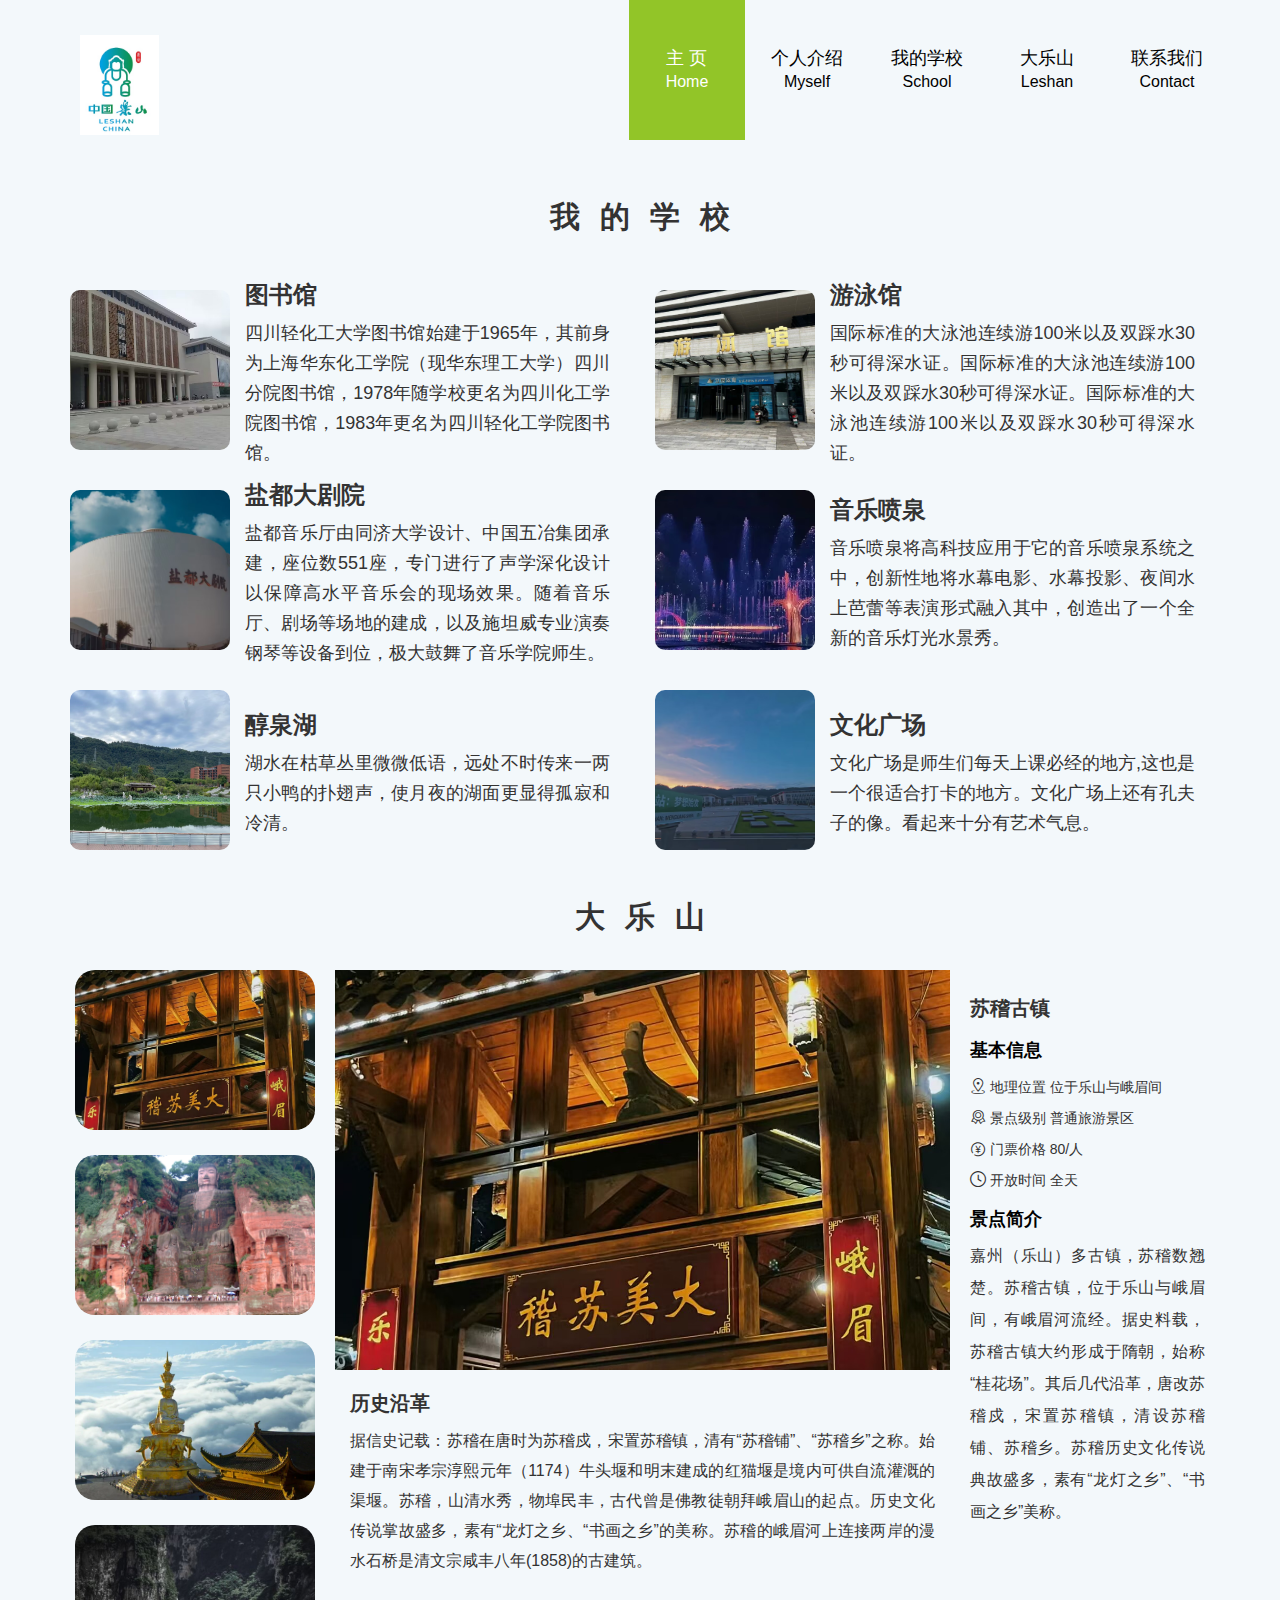
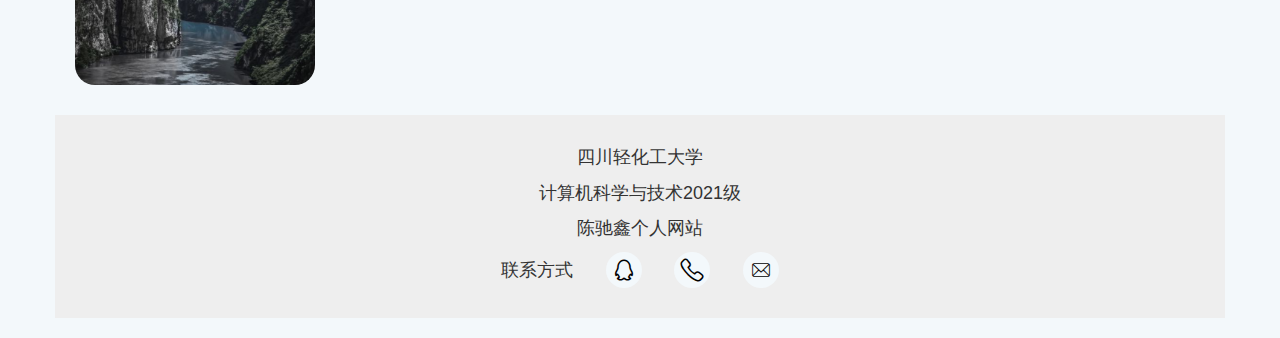
<file: index.html>
<!DOCTYPE html>
<html lang="en">
  <head>
    <meta charset="utf-8" />
    <meta http-equiv="X-UA-Compatible" content="IE=edge" />
    <meta
      name="viewport"
      content="width=device-width, initial-scale=1,user-scalable=0,maximum-scale=1.0,minimum-scale=1.0"
    />
    <!-- 引入基本共用样式文件 base.css  -->
    <link rel="stylesheet" href="./css/base.css" />
    <link rel="stylesheet" href="./css/index/index.css" />
    <link rel="stylesheet" href="./css/index/mend.css" />
    <link rel="stylesheet" href="./fonts/iconfont.css" />
    <title>主页</title>

    <!-- Bootstrap -->
    <link href="bootstrap/css/bootstrap.min.css" rel="stylesheet" />
  </head>

  <body>
	  <script src="./js/jquery.min.js"></script>
	  <script src="bootstrap/js/bootstrap.min.js"></script>
	  <script src="./js/index/index.js"></script>
	  <script src="./js/base.js"></script>
	  <script src="./js/mend.js"></script>
    <div class="container">
		<div class="menban fade">
			<img src="./images/index/menban.jpg" >
		</div>
      <!-- 导航栏模块 -->
      <div class="row">
        <div class="nav">
          <div class="logo">
            <img src="./images/logo.PNG" alt="" />
          </div>
          <ul class="menu hidden-xs hidden-sm">
            <li class="items">
              <a href="./index.html" style="color: #fff">
                <span>主 页</span>
                <span>Home</span>
              </a>
              <div class="bg" style="display: block; height: 100%"></div>
            </li>
            <li class="items">
              <a href="./myself.html">
                <span>个人介绍</span>
                <span>Myself</span>
              </a>
              <div class="bg"></div>
            </li>
            <li class="items">
              <a href="./school.html">
                <span>我的学校</span>
                <span>School</span>
              </a>
              <div class="bg"></div>
            </li>
            <li class="items">
              <a href="./leshan.html">
                <span>大乐山</span>
                <span>Leshan</span>
              </a>
              <div class="bg"></div>
            </li>
            <li class="items">
              <a href="./contact.html">
                <span>联系我们</span>
                <span>Contact</span>
              </a>
              <div class="bg"></div>
            </li>
          </ul>
          <div class="menu-small hidden-md hidden-lg">
            <span class="glyphicon glyphicon-list"></span>
            <ul class="list" style="display: none">
              <li class="items">
                <a href="./index.html" style="color: #92c528">主 页</a>
                <div class="underline" style="width: 100%"></div>
              </li>
              <li class="items">
                <a href="./myself.html">个人介绍</a>
                <div class="underline"></div>
              </li>
              <li class="items">
                <a href="./school.html">我的学校</a>
                <div class="underline"></div>
              </li>
              <li class="items">
                <a href="./leshan.html">大乐山</a>
                <div class="underline"></div>
              </li>
              <li class="items">
                <a href="contact.html">联系我们</a>
                <div class="underline"></div>
              </li>
            </ul>
          </div>
        </div>
      </div>
      <!-- 我的学校模块 -->
      <div class="row">
        <div class="school">
          <div class="head">
            <div class="title">我的学校</div>
          </div>
          <div class="content">
            <div class="items col-xs-12 col-md-6">
              <div class="wrap">
                <img src="images/school/banner-1.jpg" >
                <div>
                  <h4>图书馆</h4>
                  <i>
                    四川轻化工大学图书馆始建于1965年，其前身为上海华东化工学院（现华东理工大学）四川分院图书馆，1978年随学校更名为四川化工学院图书馆，1983年更名为四川轻化工学院图书馆。
                  </i>
                </div>
              </div>
            </div>
            <div class="items col-xs-12 col-md-6">
              <div class="wrap">
                <img src="./images/school/banner-2.jpg" alt="" />
                <div>
                  <h4>游泳馆</h4>
                  <i>
                    国际标准的大泳池连续游100米以及双踩水30秒可得深水证。国际标准的大泳池连续游100米以及双踩水30秒可得深水证。国际标准的大泳池连续游100米以及双踩水30秒可得深水证。
                  </i>
                </div>
              </div>
            </div>
            <div class="items col-xs-12 col-md-6">
              <div class="wrap">
                <img src="./images/school/banner-3.jpg" alt="" />
                <div>
                  <h4>盐都大剧院</h4>
                  <i>
                    盐都音乐厅由同济大学设计、中国五冶集团承建，座位数551座，专门进行了声学深化设计以保障高水平音乐会的现场效果。随着音乐厅、剧场等场地的建成，以及施坦威专业演奏钢琴等设备到位，极大鼓舞了音乐学院师生。
                  </i>
                </div>
              </div>
            </div>
            <div class="items col-xs-12 col-md-6">
              <div class="wrap">
                <img src="./images/school/banner-4.jpeg" alt="" />
                <div>
                  <h4>音乐喷泉</h4>
                  <i>
                    音乐喷泉将高科技应用于它的音乐喷泉系统之中，创新性地将水幕电影、水幕投影、夜间水上芭蕾等表演形式融入其中，创造出了一个全新的音乐灯光水景秀。
                  </i>
                </div>
              </div>
            </div>
            <div class="items col-xs-12 col-md-6">
              <div class="wrap">
                <img src="./images/school/banner-5.png" alt="" />
                <div>
                  <h4>醇泉湖</h4>
                  <i>
                    湖水在枯草丛里微微低语，远处不时传来一两只小鸭的扑翅声，使月夜的湖面更显得孤寂和冷清。
                  </i>
                </div>
              </div>
            </div>
            <div class="items col-xs-12 col-md-6">
              <div class="wrap">
                <img src="./images/school/banner-6.jpg" alt="" />
                <div>
                  <h4>文化广场</h4>
                  <i>
                    文化广场是师生们每天上课必经的地方,这也是一个很适合打卡的地方。文化广场上还有孔夫子的像。看起来十分有艺术气息。
                  </i>
                </div>
              </div>
            </div>
          </div>
        </div>
      </div>
      <!-- 大乐山模块 -->
      <div class="row">
        <div class="chongqing">
          <div class="head">
            <div class="title">大乐山</div>
          </div>
          <div class="content">
            <ul class="side">
              <li class="items">
                <img src="./images/leshan/01.jpg" alt="" />
                <div class="mask">苏稽古镇</div>
              </li>
              <li class="items">
                <img src="./images/leshan/02.jpg" alt="" />
                <div class="mask">乐山大佛</div>
              </li>
              <li class="items">
                <img src="./images/leshan/03.jpg" alt="" />
                <div class="mask">峨眉山</div>
              </li>
              <li class="items">
                <img src="./images/leshan/04.jpg" alt="" />
                <div class="mask">金口河峡谷</div>
              </li>
            </ul>
            <div class="main">
              <ul class="list">
                <li class="items" style="display: block">
                  <img src="./images/leshan/01.jpg" alt="" />
                  <div class="paragraph">
                    <h3 class="title">历史沿革</h3>
                    <i>
						据信史记载：苏稽在唐时为苏稽戍，宋置苏稽镇，清有“苏稽铺”、“苏稽乡”之称。始建于南宋孝宗淳熙元年（1174）牛头堰和明末建成的红猫堰是境内可供自流灌溉的渠堰。苏稽，山清水秀，物埠民丰，古代曾是佛教徒朝拜峨眉山的起点。历史文化传说掌故盛多，素有“龙灯之乡、“书画之乡”的美称。苏稽的峨眉河上连接两岸的漫水石桥是清文宗咸丰八年(1858)的古建筑。
                    </i>
                  </div>
                </li>
                <li class="items" style="display: none">
                  <img src="./images/leshan/02.jpg" alt="" />
                  <div class="paragraph">
                    <h3 class="title">古代营造</h3>
                    <i>
                      古代的乐山位于三江汇流之处，岷江、青衣江、大渡河江汇聚凌云山麓，水势相当的凶猛，舟楫至此往往被颠覆。每当夏汛，江水直捣山壁，常常造成船毁人亡的悲剧。海通禅师为减杀水势，普渡众生而发起，招集人力，物力修凿的
					</i>
				  </div>
                </li>
                <li class="items" style="display: none">
                  <img src="./images/leshan/03.jpg" alt="" />
                  <div class="paragraph">
                    <h3 class="title">历史沿革</h3>
                    <i>
                     峨眉山文化底蕴深厚。佛教、道教、武术、山茶文化在峨眉山蓬勃发展，多位历史名人在此留下诗篇；1996年，峨眉山绝大部分文物被联合国教科文组织列入《世界文化遗产》名录。
                    </i>
                  </div>
                </li>
                <li class="items" style="display: none">
                  <img src="./images/leshan/04.jpg" alt="" />
                  <div class="paragraph">
                    <h3 class="title">历史沿革</h3>
                    <i>
						金口大峡谷形成于6亿年之前。大渡河在进入四川盆地以前，横穿了盆地西南边缘的最后一道门坎一瓦山， 形成了最大谷深达2600多米的金口大峡谷，并切割出由前震旦系峨边群至二叠系峨眉山玄武岩的厚达数干米的地质剖面
                    </i>
                  </div>
                </li>
              </ul>
            </div>
            <div class="summary hidden-xs hidden-sm">
              <div class="list">
                <div class="items" style="display: block">
                  <h3 class="title">苏稽古镇</h3>
                  <h4>基本信息</h4>
                  <ul>
                    <li>
                      <span class="iconfont icon-dizhi"></span>
                      <span class="tag">地理位置</span>
                      位于乐山与峨眉间
                    </li>
                    <li>
                      <span class="iconfont icon-dengji"></span>
                      <span class="tag">景点级别</span>
                      普通旅游景区
                    </li>
                    <li>
                      <span class="iconfont icon-jiagebaohu"></span>
                      <span class="tag">门票价格</span>
                      80/人
                    </li>
                    <li>
                      <span class="iconfont icon-bar_icon_shijian"></span>
                      <span class="tag">开放时间</span>
                      全天
                    </li>
                  </ul>
                  <h4>景点简介</h4>
                  <i>
                    嘉州（乐山）多古镇，苏稽数翘楚。苏稽古镇，位于乐山与峨眉间，有峨眉河流经。据史料载，苏稽古镇大约形成于隋朝，始称“桂花场”。其后几代沿革，唐改苏稽戍，宋置苏稽镇，清设苏稽铺、苏稽乡。苏稽历史文化传说典故盛多，素有“龙灯之乡”、“书画之乡”美称。
                  </i>
                </div>
                <div class="items" style="display: none">
                  <h3 class="title">乐山大佛</h3>
                  <h4>基本信息</h4>
                  <ul>
                    <li>
                      <span class="iconfont icon-dizhi"></span>
                      <span class="tag">地理位置</span>
                      四川省乐山市南岷江东岸凌云寺侧
                    </li>
                    <li>
                      <span class="iconfont icon-yidimianji"></span>
                      <span class="tag">景点级别</span>
                      AAAAA级景区
                    </li>
                    <li>
                      <span class="iconfont icon-shijian"></span>
                      <span class="tag">门票价格</span>
                      80元/人
                    </li>
                    <li>
                      <span class="iconfont icon-bar_icon_shijian"></span>
                      <span class="tag">开放时间</span>
                      08:00-17::30
                    </li>
                  </ul>
                  <h4>现代维护</h4>
                  <i>
                   2018年10月8日，乐山大佛景区九曲栈道处已经开始施工前打围封闭。 [6] 2019年4月1日，历时近半年的四川乐山大佛残损区域抢救性保护前期研究及勘测工作结束，乐山大佛正式“出关”，景区的九曲栈道和佛脚观光平台重新开放。
                   2022年1月8日，由四川省文物局组织多位全国知名专家参加的石窟保护座谈会。
                  </i>
                </div>
                <div class="items" style="display: none">
                  <h3 class="title">峨眉山</h3>
                  <h4>基本信息</h4>
                  <ul>
                    <li>
                      <span class="iconfont icon-dizhi"></span>
                      <span class="tag">地理位置</span>
                      地处中国四川盆地的西南边缘
                    </li>
                    <li>
                      <span class="iconfont icon-dengji"></span>
                      <span class="tag">景点级别</span>
                      国家AAAA级景区
                    </li>
                    <li>
                      <span class="iconfont icon-jiagebaohu"></span>
                      <span class="tag">门票价格</span>
                      单程20元
                    </li>
                    <li>
                      <span class="iconfont icon-bar_icon_shijian"></span>
                      <span class="tag">开放时间</span>
                      全天
                    </li>
                  </ul>
                  <h4>景点简介</h4>
                  <i>
                    峨眉山（Mount Emei），属邛崃山脉支脉，地处中国四川盆地的西南边缘，介于北纬29°16′—29°43′，东经103°10′—103°37′之间，自峨眉平原拔地而起，山体南北延伸，绵延23千米，面积约110平方千米。主要山峰为大峨山、二峨山、三峨山、四峨山，其中大峨山最高，海拔3099米
                  </i>
                </div>
                <div class="items" style="display: none">
                  <h3 class="title">金口大峡谷</h3>
                  <h4>基本信息</h4>
                  <ul>
                    <li>
                      <span class="iconfont icon-dizhi"></span>
                      <span class="tag">地理位置</span>
                      乐山市金口河区
                    </li>
                    <li>
                      <span class="iconfont icon-yidimianji"></span>
                      <span class="tag">最大深度</span>
                      2600多米
                    </li>
                    <li>
                      <span class="iconfont icon-shijian"></span>
                      <span class="tag">游玩时长</span>
                      建议2~4小时
                    </li>
                    <li>
                      <span class="iconfont icon-bar_icon_shijian"></span>
                      <span class="tag">开放时间</span>
                      全天
                    </li>
                  </ul>
                  <h4>景点简介</h4>
                  <i>
                   金口大峡谷又名大渡口金口大峡谷、金口河大峡谷，地跨四川省乐山市金口河区、雅安市汉源县和凉山州甘洛县 [7] ，西起乌斯河东至金口河。金口大峡谷形成于6亿年之前。大渡河在进入四川盆地以前，横穿了盆地西南边缘的最后一道门坎一瓦山， 形成了最大谷深达2600多米的金口大峡谷，并切割出由前震旦系峨边群至二叠系峨眉山玄武岩的厚达数干米的地质剖面。
                  </i>
                </div>
              </div>
            </div>
          </div>
        </div>
      </div>
      <!-- 页脚模块 -->
      <div class="row">
        <div class="footer">
          <div class="center">
            <div class="copyright">
              <p class="hidden-xs">四川轻化工大学</p>
              <p class="hidden-xs">计算机科学与技术2021级</p>
              <p>陈驰鑫个人网站</p>
              <p></p>
            </div>
            <ul class="list">
              <span class="hidden-xs">联系方式</span>
              <li>
                <a
                  href="http://wpa.qq.com/msgrd?v=3&amp;uin=2303418053&amp;site=qq&amp;menu=yes"
                >
                  <i class="iconfont icon-tubiao215"></i>
                  <span class="hidden-xs">QQ</span>
                </a>
              </li>
              <li>
                <a href="tel:15736576364">
                  <i class="iconfont icon-dianhua"></i>
                  <span class="hidden-xs">电话</span>
                </a>
              </li>
              <li>
                <a
                  href="http://mail.qq.com/cgi-bin/qm_share?t=qm_mailme&amp;email=2303418053@qq.com"
                >
                  <i class="iconfont icon-youxiang"></i>
                  <span class="hidden-xs">邮箱</span>
                </a>
              </li>
            </ul>
          </div>
        </div>
      </div>
      <!-- 返回顶部模块 -->
      <div class="back">
        <div class="xs visible-xs">
          <span class="iconfont icon-fanhuidingbu"></span>
        </div>
        <div class="hidden-xs">
          <span class="iconfont icon-fanhuidingbu"></span>
        </div>
      </div>
    </div>
  </body>
</html>
</file>
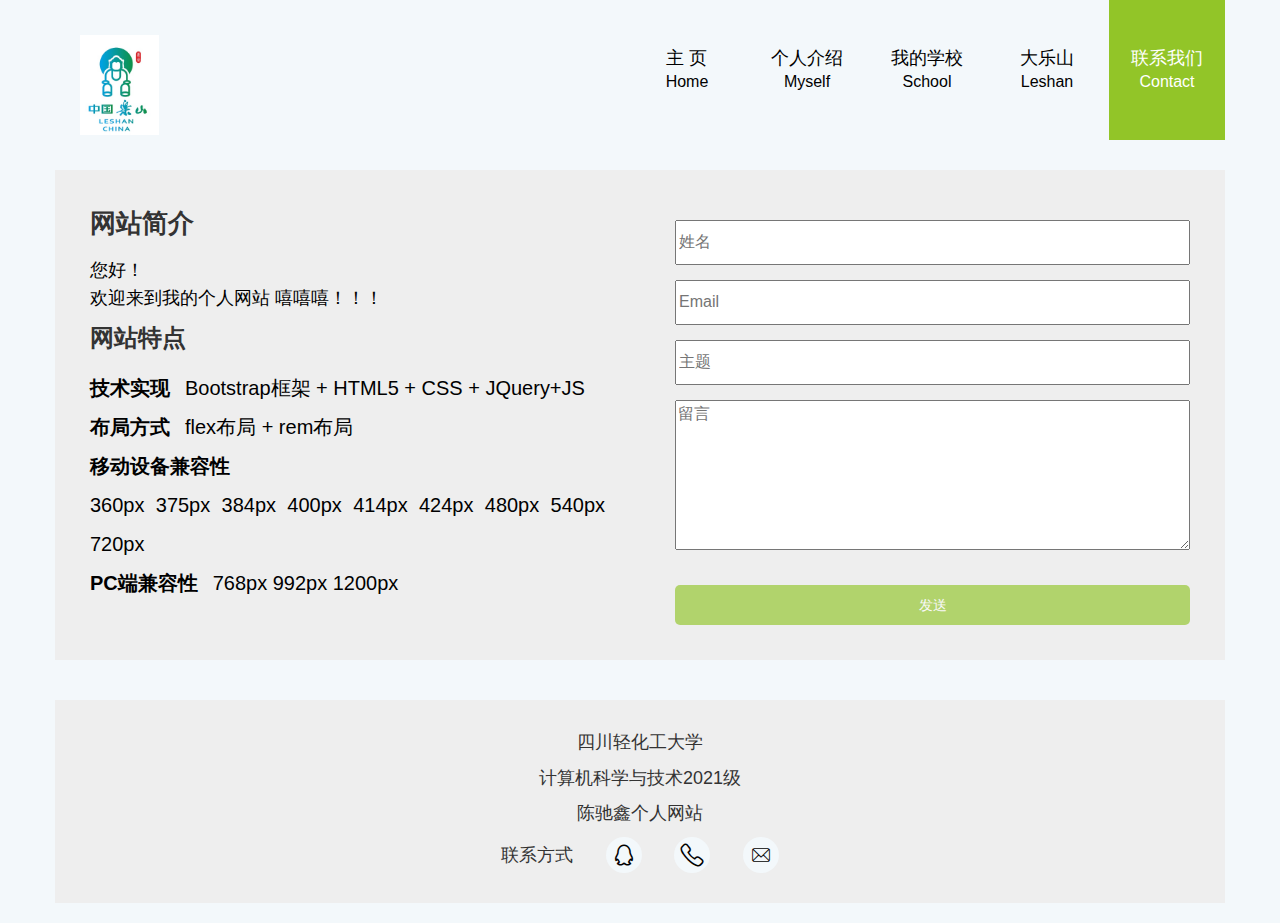
<file: contact.html>
<!DOCTYPE html>
<html lang="en">
  <head>
    <meta charset="utf-8" />
    <meta http-equiv="X-UA-Compatible" content="IE=edge" />
    <meta
      name="viewport"
      content="width=device-width, initial-scale=1,user-scalable=0,maximum-scale=1.0,minimum-scale=1.0"
    />
    <link rel="stylesheet" href="./css/base.css" />
    <link rel="stylesheet" href="./css/contact/index.css" />
    <link rel="stylesheet" href="./css/contact/mend.css" />
    <link rel="stylesheet" href="./fonts/iconfont.css" />
    <title>联系本人</title>
    <link href="bootstrap/css/bootstrap.min.css" rel="stylesheet" />
  </head>

  <body>
    <div class="container">
      <!-- 导航栏模块 -->
      <div class="row">
        <div class="nav">
          <div class="logo">
            <img src="./images/logo.PNG" alt="" />
          </div>
          <ul class="menu hidden-xs hidden-sm">
            <li class="items">
              <a href="./index.html">
                <span>主 页</span>
                <span>Home</span>
              </a>
              <div class="bg"></div>
            </li>
            <li class="items">
              <a href="./myself.html">
                <span>个人介绍</span>
                <span>Myself</span>
              </a>
              <div class="bg"></div>
            </li>
            <li class="items">
              <a href="./school.html">
                <span>我的学校</span>
                <span>School</span>
              </a>
              <div class="bg"></div>
            </li>
            <li class="items">
              <a href="./leshan.html">
                <span>大乐山</span>
                <span>Leshan</span>
              </a>
              <div class="bg"></div>
            </li>
            <li class="items">
              <a href="./contact.html" style="color: #fff">
                <span>联系我们</span>
                <span>Contact</span>
              </a>
              <div class="bg" style="display: block; height: 100%"></div>
            </li>
          </ul>
          <div class="menu-small hidden-md hidden-lg">
            <span class="glyphicon glyphicon-list"></span>
            <ul class="list" style="display: none">
              <li class="items">
                <a href="./index.html">主 页</a>
                <div class="underline"></div>
              </li>
              <li class="items">
                <a href="./myself.html">个人介绍</a>
                <div class="underline"></div>
              </li>
              <li class="items">
                <a href="./school.html">我的学校</a>
                <div class="underline"></div>
              </li>
              <li class="items">
                <a href="./leshan.html">大乐山</a>
                <div class="underline"></div>
              </li>
              <li class="items">
                <a href="contact.html" style="color: #92c528">联系我们</a>
                <div class="underline" style="width: 100%"></div>
              </li>
            </ul>
          </div>
        </div>
      </div>
      <!-- 主要内容模块 -->
      <div class="row">
        <div class="main clearfix">
          <div class="left col-xs-12 col-md-6">
            <h3>网站简介</h3>
            <p>
              您好！
              <br />
              欢迎来到我的个人网站 嘻嘻嘻！！！
            </p>
            <h4>网站特点</h4>
            <p class="info">
              <span>技术实现</span>Bootstrap框架 + HTML5 + CSS + JQuery+JS
              <br />
              <span>布局方式</span>flex布局 + rem布局
              <br />
              <span>移动设备兼容性</span>
              <br />
              360px 375px 384px 400px 414px 424px 480px 540px 720px
              <br />
              <span>PC端兼容性</span>768px 992px 1200px
            </p>
          </div>
          <div class="right col-xs-12 col-md-6">
            <form>
              <input type="text" placeholder="姓名" required />
              <input type="text" placeholder="Email" class="emall" required />
              <input type="text" placeholder="主题" required />
              <textarea placeholder="留言"></textarea>
              <button class="btn btn-green" type="submit" disabled>发送</button>
            </form>
          </div>
        </div>
      </div>
      <!-- 页脚模块 -->
      <div class="row">
        <div class="footer">
          <div class="center">
            <div class="copyright">
              <p class="hidden-xs">四川轻化工大学</p>
              <p class="hidden-xs">计算机科学与技术2021级</p>
              <p>陈驰鑫个人网站</p>
              <p></p>
            </div>
            <ul class="list">
              <span class="hidden-xs">联系方式</span>
              <li>
                <a
                  href="http://wpa.qq.com/msgrd?v=3&amp;uin=2303418053&amp;site=qq&amp;menu=yes"
                >
                  <i class="iconfont icon-tubiao215"></i>
                  <span class="hidden-xs">QQ</span>
                </a>
              </li>
              <li>
                <a href="tel:15736576364">
                  <i class="iconfont icon-dianhua"></i>
                  <span class="hidden-xs">电话</span>
                </a>
              </li>
              <li>
                <a
                  href="http://mail.qq.com/cgi-bin/qm_share?t=qm_mailme&amp;email=2303418053@qq.com"
                >
                  <i class="iconfont icon-youxiang"></i>
                  <span class="hidden-xs">邮箱</span>
                </a>
              </li>
            </ul>
          </div>
        </div>
      </div>
      <!-- 返回顶部模块 -->
      <div class="back">
        <div class="xs visible-xs">
          <span class="iconfont icon-fanhuidingbu"></span>
        </div>
        <div class="hidden-xs">
          <span class="iconfont icon-fanhuidingbu"></span>
        </div>
      </div>
    </div>
    <script src="./js/jquery.min.js"></script>
    <script src="bootstrap/js/bootstrap.min.js"></script>
    <script src="./js/contact/index.js"></script>
    <script src="./js/base.js"></script>
    <script src="./js/mend.js"></script>
    <script></script>
  </body>
</html>
</file>
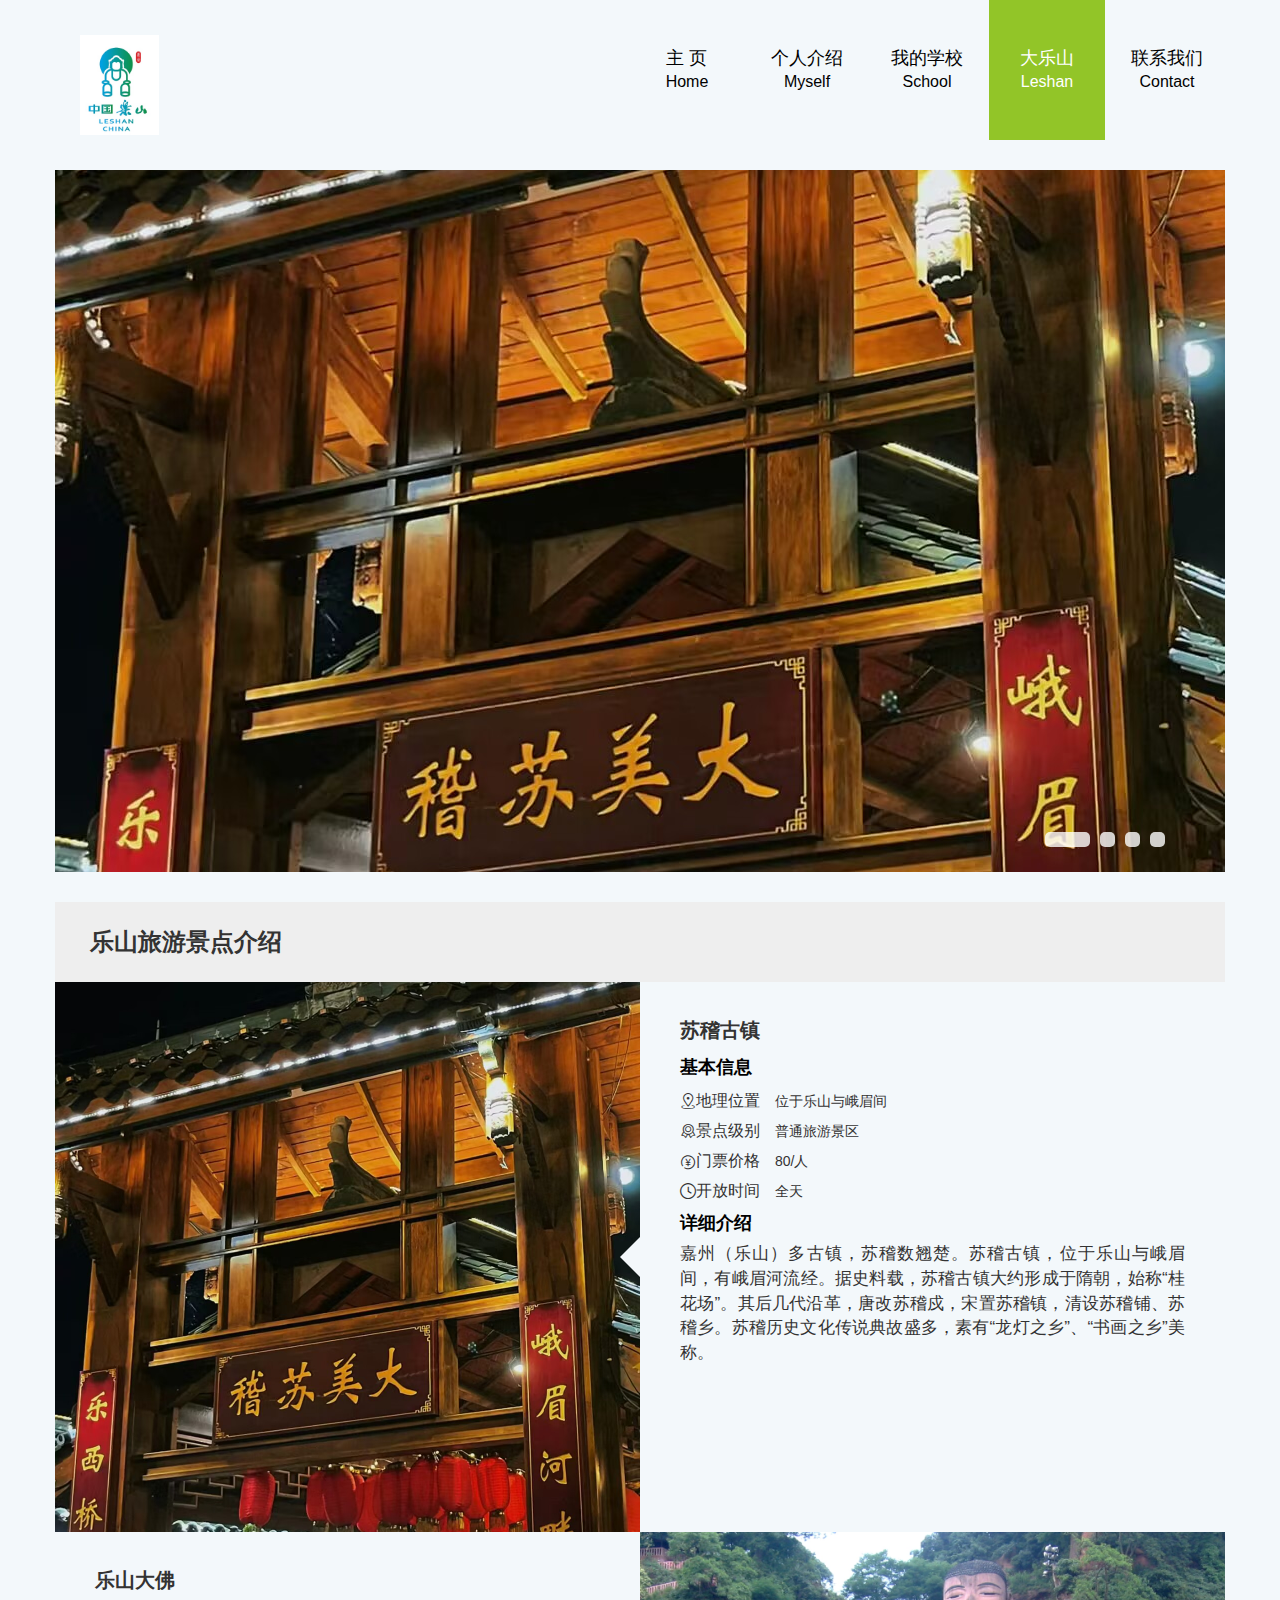
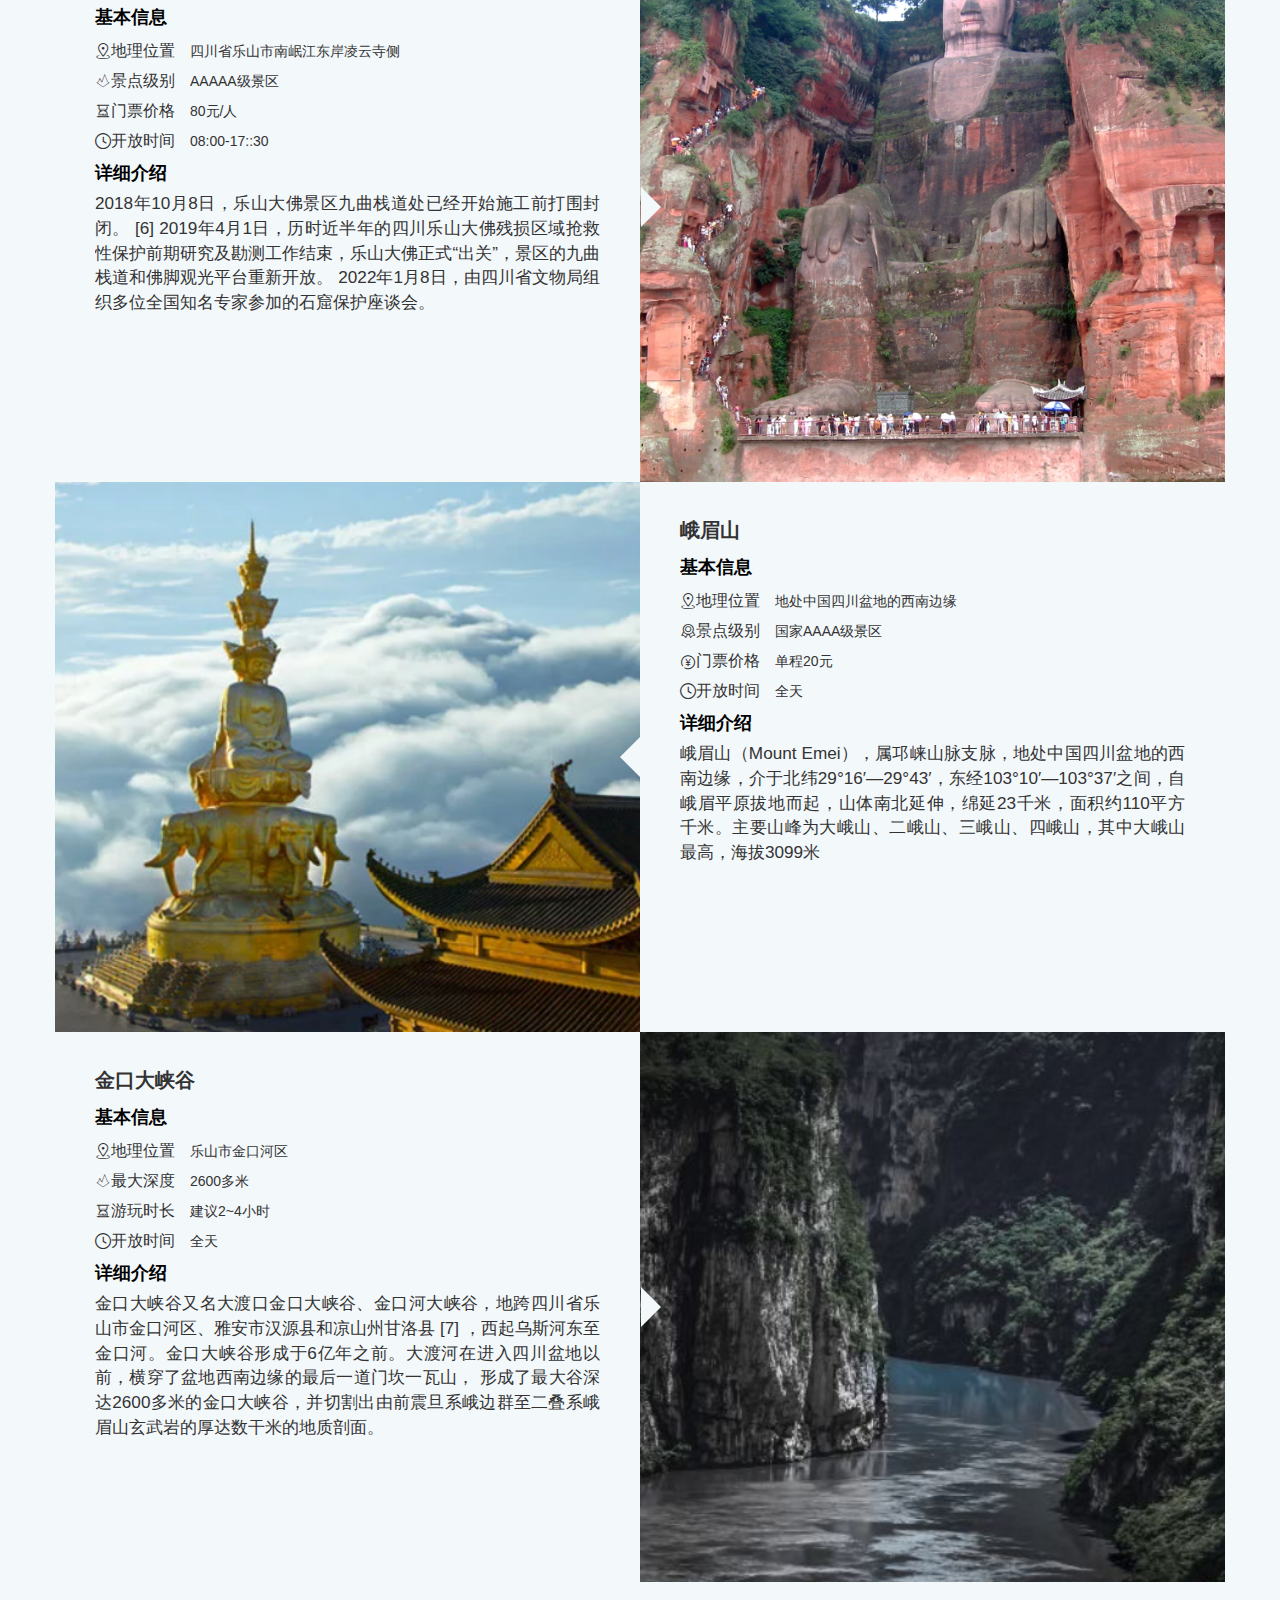
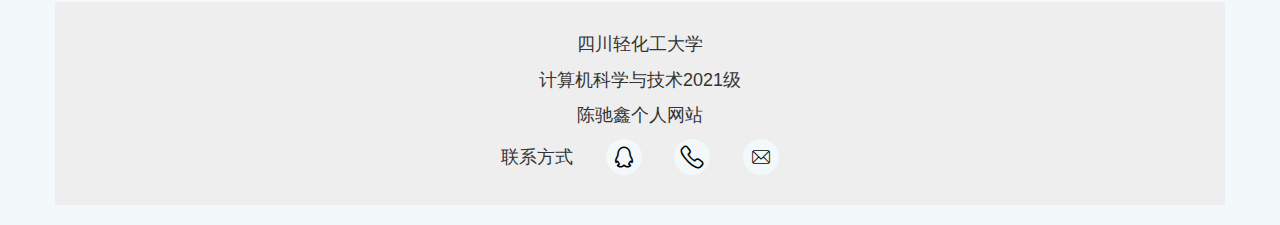
<file: leshan.html>
<!DOCTYPE html>
<html lang="en">
  <head>
    <meta charset="utf-8" />
    <meta http-equiv="X-UA-Compatible" content="IE=edge" />
    <meta
      name="viewport"
      content="width=device-width, initial-scale=1,user-scalable=0,maximum-scale=1.0,minimum-scale=1.0"
    />
    <link rel="stylesheet" href="./css/base.css" />
    <link rel="stylesheet" href="./css/leshan/index.css" />
    <link rel="stylesheet" href="./css/leshan/mend.css" />
    <link rel="stylesheet" href="./fonts/iconfont.css" />
    <title>大乐山</title>
    <link href="bootstrap/css/bootstrap.min.css" rel="stylesheet" />
  </head>

  <body>
	  <script src="./js/jquery.min.js"></script>
	  <script src="bootstrap/js/bootstrap.min.js"></script>
	  <script src="./js/leshan/index.js"></script>
	  <script src="./js/base.js"></script>
	  <script src="./js/mend.js"></script>
    <div class="container">
      <!-- 导航栏 -->
      <div class="row">
        <div class="nav">
          <div class="logo">
            <img src="./images/logo.PNG" alt="" />
          </div>
          <ul class="menu hidden-xs hidden-sm">
            <li class="items">
              <a href="./index.html">
                <span>主 页</span>
                <span>Home</span>
              </a>
              <div class="bg"></div>
            </li>
            <li class="items">
              <a href="./myself.html">
                <span>个人介绍</span>
                <span>Myself</span>
              </a>
              <div class="bg"></div>
            </li>
            <li class="items">
              <a href="./school.html">
                <span>我的学校</span>
                <span>School</span>
              </a>
              <div class="bg"></div>
            </li>
            <li class="items">
              <a href="./leshan.html" style="color: #fff">
                <span>大乐山</span>
                <span>Leshan</span>
              </a>
              <div class="bg" style="display: block; height: 100%"></div>
            </li>
            <li class="items">
              <a href="./contact.html">
                <span>联系我们</span>
                <span>Contact</span>
              </a>
              <div class="bg"></div>
            </li>
          </ul>
          <div class="menu-small hidden-md hidden-lg">
            <span class="glyphicon glyphicon-list"></span>
            <ul class="list" style="display: none">
              <li class="items">
                <a href="./index.html">主 页</a>
                <div class="underline"></div>
              </li>
              <li class="items">
                <a href="./myself.html">个人介绍</a>
                <div class="underline"></div>
              </li>
              <li class="items">
                <a href="./school.html">我的学校</a>
                <div class="underline"></div>
              </li>
              <li class="items">
                <a href="./leshan.html" style="color: #92c528">大乐山</a>
                <div class="underline" style="width: 100%"></div>
              </li>
              <li class="items">
                <a href="contact.html">联系我们</a>
                <div class="underline"></div>
              </li>
            </ul>
          </div>
        </div>
      </div>
      <!-- 轮播图模块 -->
      <div class="row">
        <div class="banner">
          <ul class="list clearfix">
            <li class="items">
              <a href="javascript:;"
                ><img src="./images/leshan/01.jpg" alt=""
              /></a>
            </li>
            <li class="items">
              <a href="javascript:;"
                ><img src="./images/leshan/02.jpg" alt=""
              /></a>
            </li>
            <li class="items">
              <a href="javascript:;"
                ><img src="./images/leshan/03.jpg" alt=""
              /></a>
            </li>
            <li class="items">
              <a href="javascript:;"
                ><img src="./images/leshan/04.jpg" alt=""
              /></a>
            </li>
          </ul>
          <ol class="lis"></ol>
          <div class="button hidden-xs">
            <span class="arrow-l">
              <span class="iconfont icon-zuojiantou_huaban"></span>
            </span>
            <span class="arrow-r">
              <span class="iconfont icon-youjiantou_huaban"></span>
            </span>
          </div>
          <div class="info hidden-xs">
            <div class="items">
              <h3 class="title">苏稽古镇</h3>
              <p>
				  据信史记载：苏稽在唐时为苏稽戍，宋置苏稽镇，清有“苏稽铺”、“苏稽乡”之称。始建于南宋孝宗淳熙元年（1174）牛头堰和明末建成的红猫堰是境内可供自流灌溉的渠堰。苏稽，山清水秀，物埠民丰，古代曾是佛教徒朝拜峨眉山的起点。历史文化传说掌故盛多，素有“龙灯之乡、“书画之乡”的美称。
              </p>
              <div class="more">
                <a href="#one">
                  <span class="iconfont icon-hechaxiangxi"></span>查看更多
                </a>
              </div>
            </div>
            <div class="items">
              <h3 class="title">乐山大佛</h3>
              <p>
                      古代的乐山位于三江汇流之处，岷江、青衣江、大渡河江汇聚凌云山麓，水势相当的凶猛，舟楫至此往往被颠覆。每当夏汛，江水直捣山壁，常常造成船毁人亡的悲剧。海通禅师为减杀水势，普渡众生而发起，招集人力，物力修凿的
              </p>
              <div class="more">
                <a href="#two">
                  <span class="iconfont icon-hechaxiangxi"></span>查看更多
                </a>
              </div>
            </div>
            <div class="items">
              <h3 class="title">峨眉山</h3>
              <p>
                     峨眉山文化底蕴深厚。佛教、道教、武术、山茶文化在峨眉山蓬勃发展，多位历史名人在此留下诗篇；1996年，峨眉山绝大部分文物被联合国教科文组织列入《世界文化遗产》名录。
              </p>
              <div class="more">
                <a href="#three">
                  <span class="iconfont icon-hechaxiangxi"></span>查看更多
                </a>
              </div>
            </div>
            <div class="items">
              <h3 class="title">金口河峡谷</h3>
              <p>
						金口大峡谷形成于6亿年之前。大渡河在进入四川盆地以前，横穿了盆地西南边缘的最后一道门坎一瓦山， 形成了最大谷深达2600多米的金口大峡谷，并切割出由前震旦系峨边群至二叠系峨眉山玄武岩的厚达数干米的地质剖面
              </p>
              <div class="more">
                <a href="#four">
                  <span class="iconfont icon-hechaxiangxi"></span>查看更多
                </a>
              </div>
            </div>
          </div>
        </div>
      </div>
      <!-- 主要内容模块 -->
      <div class="row">
        <div class="main">
          <div class="head">
            <h3 class="title">乐山旅游景点介绍</h3>
          </div>
          <div class="list">
            <div class="items col-xs-12 col-md-6">
              <div class="row">
                <img src="./images/leshan/01.jpg" alt="" />
              </div>
            </div>
            <div class="items info col-xs-12 col-md-6" id="one">
              <span class="title">苏稽古镇</span>
              <p>基本信息</p>
              <ul class="summary">
                <li>
                  <span class="iconfont icon-dizhi"></span>
                  <span class="tag">地理位置</span>
                  位于乐山与峨眉间
                </li>
                <li>
                  <span class="iconfont icon-dengji"></span>
                  <span class="tag">景点级别</span>
                  普通旅游景区
                </li>
                <li>
                  <span class="iconfont icon-jiagebaohu"></span>
                  <span class="tag">门票价格</span>
                  80/人
                </li>
                <li>
                  <span class="iconfont icon-bar_icon_shijian"></span>
                  <span class="tag">开放时间</span>
                  全天
                </li>
              </ul>
              <p>详细介绍</p>
              <span class="paragraph">
                嘉州（乐山）多古镇，苏稽数翘楚。苏稽古镇，位于乐山与峨眉间，有峨眉河流经。据史料载，苏稽古镇大约形成于隋朝，始称“桂花场”。其后几代沿革，唐改苏稽戍，宋置苏稽镇，清设苏稽铺、苏稽乡。苏稽历史文化传说典故盛多，素有“龙灯之乡”、“书画之乡”美称。

              </span>
            </div>
            <div class="items col-xs-12 col-md-6 col-md-push-6">
              <div class="row">
                <img src="./images/leshan/02.jpg" alt="" />
              </div>
            </div>
            <div class="items info col-xs-12 col-md-6 col-md-pull-6" id="two">
              <span class="title">乐山大佛</span>
              <p>基本信息</p>
              <ul class="summary">
                <li>
                  <span class="iconfont icon-dizhi"></span>
                  <span class="tag">地理位置</span>
                  四川省乐山市南岷江东岸凌云寺侧
                </li>
                <li>
                  <span class="iconfont icon-yidimianji"></span>
                  <span class="tag">景点级别</span>
                  AAAAA级景区
                </li>
                <li>
                  <span class="iconfont icon-shijian"></span>
                  <span class="tag">门票价格</span>
                  80元/人
                </li>
                <li>
                  <span class="iconfont icon-bar_icon_shijian"></span>
                  <span class="tag">开放时间</span>
                  08:00-17::30
                </li>
              </ul>
              <p>详细介绍</p>
              <span class="paragraph">
               2018年10月8日，乐山大佛景区九曲栈道处已经开始施工前打围封闭。 [6] 2019年4月1日，历时近半年的四川乐山大佛残损区域抢救性保护前期研究及勘测工作结束，乐山大佛正式“出关”，景区的九曲栈道和佛脚观光平台重新开放。
               2022年1月8日，由四川省文物局组织多位全国知名专家参加的石窟保护座谈会。
              </span>
            </div>
            <div class="items col-xs-12 col-md-6">
              <div class="row">
                <img src="./images/leshan/03.jpg" alt="" />
              </div>
            </div>
            <div class="items info col-xs-12 col-md-6" id="three">
              <span class="title">峨眉山</span>
              <p>基本信息</p>
              <ul class="summary">
                <li>
                  <span class="iconfont icon-dizhi"></span>
                  <span class="tag">地理位置</span>
                  地处中国四川盆地的西南边缘
                </li>
                <li>
                  <span class="iconfont icon-dengji"></span>
                  <span class="tag">景点级别</span>
                  国家AAAA级景区
                </li>
                <li>
                  <span class="iconfont icon-jiagebaohu"></span>
                  <span class="tag">门票价格</span>
                  单程20元
                </li>
                <li>
                  <span class="iconfont icon-bar_icon_shijian"></span>
                  <span class="tag">开放时间</span>
                  全天
                </li>
              </ul>
              <p>详细介绍</p>
              <span class="paragraph">
                峨眉山（Mount Emei），属邛崃山脉支脉，地处中国四川盆地的西南边缘，介于北纬29°16′—29°43′，东经103°10′—103°37′之间，自峨眉平原拔地而起，山体南北延伸，绵延23千米，面积约110平方千米。主要山峰为大峨山、二峨山、三峨山、四峨山，其中大峨山最高，海拔3099米
                
              </span>
            </div>
            <div class="items col-xs-12 col-md-6 col-md-push-6">
              <div class="row">
                <img src="./images/leshan/04.jpg" alt="" />
              </div>
            </div>
            <div class="items info col-xs-12 col-md-6 col-md-pull-6" id="four">
              <span class="title">金口大峡谷</span>
              <p>基本信息</p>
              <ul class="summary">
                <li>
                  <span class="iconfont icon-dizhi"></span>
                  <span class="tag">地理位置</span>
                  乐山市金口河区
                </li>
                <li>
                  <span class="iconfont icon-yidimianji"></span>
                  <span class="tag">最大深度</span>
                  2600多米
                </li>
                <li>
                  <span class="iconfont icon-shijian"></span>
                  <span class="tag">游玩时长</span>
                  建议2~4小时
                </li>
                <li>
                  <span class="iconfont icon-bar_icon_shijian"></span>
                  <span class="tag">开放时间</span>
                  全天
                </li>
              </ul>
              <p>详细介绍</p>
              <span class="paragraph">
               金口大峡谷又名大渡口金口大峡谷、金口河大峡谷，地跨四川省乐山市金口河区、雅安市汉源县和凉山州甘洛县 [7] ，西起乌斯河东至金口河。金口大峡谷形成于6亿年之前。大渡河在进入四川盆地以前，横穿了盆地西南边缘的最后一道门坎一瓦山， 形成了最大谷深达2600多米的金口大峡谷，并切割出由前震旦系峨边群至二叠系峨眉山玄武岩的厚达数干米的地质剖面。
               
              </span>
            </div>
          </div>
        </div>
      </div>
      <!-- 页脚模块 -->
      <div class="row">
        <div class="footer">
          <div class="center">
            <div class="copyright">
              <p class="hidden-xs">四川轻化工大学</p>
              <p class="hidden-xs">计算机科学与技术2021级</p>
              <p>陈驰鑫个人网站</p>
              <p></p>
            </div>
            <ul class="list">
              <span class="hidden-xs">联系方式</span>
              <li>
                <a
                  href="http://wpa.qq.com/msgrd?v=3&amp;uin=2303418053&amp;site=qq&amp;menu=yes"
                >
                  <i class="iconfont icon-tubiao215"></i>
                  <span class="hidden-xs">QQ</span>
                </a>
              </li>
              <li>
                <a href="tel:15736576364">
                  <i class="iconfont icon-dianhua"></i>
                  <span class="hidden-xs">电话</span>
                </a>
              </li>
              <li>
                <a
                  href="http://mail.qq.com/cgi-bin/qm_share?t=qm_mailme&amp;email=slshi2024@163.com"
                  target="_blank"
                >
                  <i class="iconfont icon-youxiang"></i>
                  <span class="hidden-xs">邮箱</span>
                </a>
              </li>
            </ul>
          </div>
        </div>
      </div>
      <!-- 返回顶部模块 -->
      <div class="back">
        <div class="xs visible-xs">
          <span class="iconfont icon-fanhuidingbu"></span>
        </div>
        <div class="hidden-xs">
          <span class="iconfont icon-fanhuidingbu"></span>
        </div>
      </div>
    </div>
  </body>
</html>
</file>
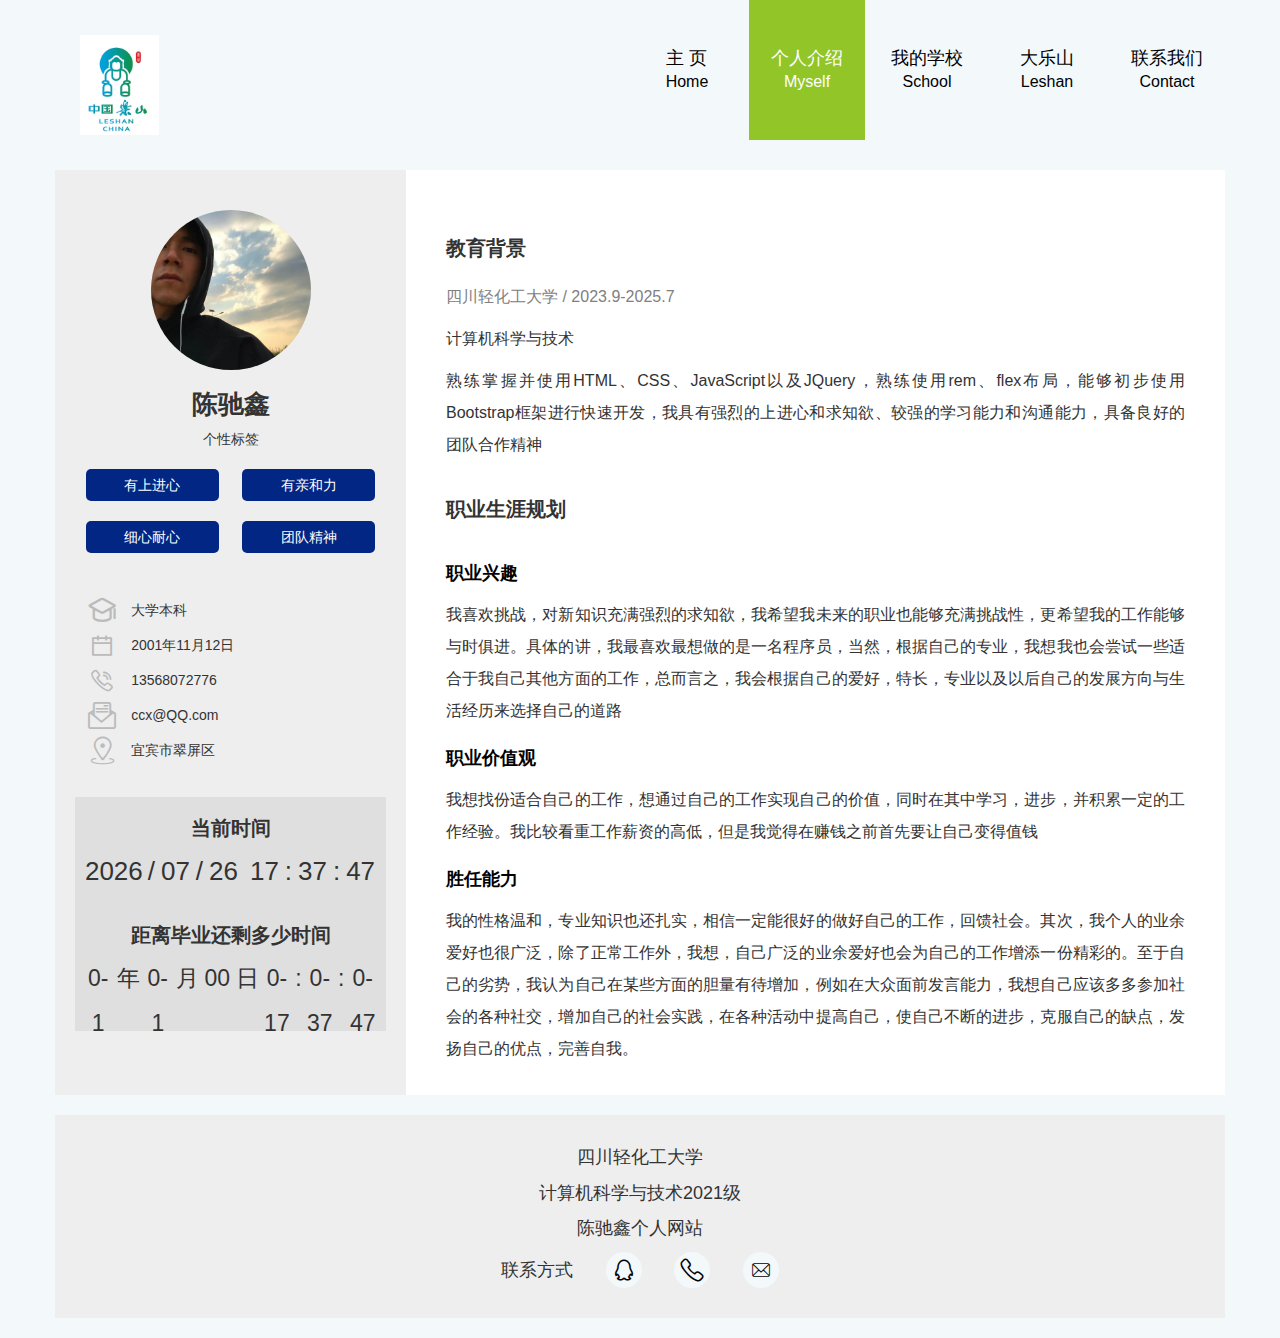
<file: myself.html>
<!DOCTYPE html>
<html lang="en">
  <head>
    <meta charset="utf-8" />
    <meta http-equiv="X-UA-Compatible" content="IE=edge" />
    <meta
      name="viewport"
      content="width=device-width, initial-scale=1,user-scalable=0,maximum-scale=1.0,minimum-scale=1.0"
    />
    <link rel="stylesheet" href="./css/base.css" />
    <link rel="stylesheet" href="./css/myself/index.css" />
    <link rel="stylesheet" href="./fonts/iconfont.css" />
    <title>个人介绍</title>
    <link href="bootstrap/css/bootstrap.min.css" rel="stylesheet" />
  </head>
  <body>
    <div class="container">
      <!-- 导航栏模块 -->
      <div class="row">
        <div class="nav">
          <div class="logo">
            <img src="./images/logo.PNG" alt="" />
          </div>
          <ul class="menu hidden-xs hidden-sm">
            <li class="items">
              <a href="./index.html">
                <span>主 页</span>
                <span>Home</span>
              </a>
              <div class="bg"></div>
            </li>
            <li class="items">
              <a href="./myself.html" style="color: #fff">
                <span>个人介绍</span>
                <span>Myself</span>
              </a>
              <div class="bg" style="display: block; height: 100%"></div>
            </li>
            <li class="items">
              <a href="./school.html">
                <span>我的学校</span>
                <span>School</span>
              </a>
              <div class="bg"></div>
            </li>
            <li class="items">
              <a href="./leshan.html">
                <span>大乐山</span>
                <span>Leshan</span>
              </a>
              <div class="bg"></div>
            </li>
            <li class="items">
              <a href="./contact.html">
                <span>联系我们</span>
                <span>Contact</span>
              </a>
              <div class="bg"></div>
            </li>
          </ul>
          <div class="menu-small hidden-md hidden-lg">
            <span class="glyphicon glyphicon-list"></span>
            <ul class="list" style="display: none">
              <li class="items">
                <a href="./index.html">主 页</a>
                <div class="underline"></div>
              </li>
              <li class="items">
                <a href="./myself.html" style="color: #92c528">个人介绍</a>
                <div class="underline" style="width: 100%"></div>
              </li>
              <li class="items">
                <a href="./school.html">我的学校</a>
                <div class="underline"></div>
              </li>
              <li class="items">
                <a href="./leshan.html">乐山</a>
                <div class="underline"></div>
              </li>
              <li class="items">
                <a href="contact.html">联系我们</a>
                <div class="underline"></div>
              </li>
            </ul>
          </div>
        </div>
      </div>
      <!-- 页面主体 -->
      <div class="row">
        <div class="my">
          <div class="side">
            <section>
              <i><img src="./images/myself/pyy.jpg" alt="" /></i>
              <h2>陈驰鑫</h2>
              <p>个性标签</p>
              <span class="items">有上进心</span>
              <span class="items">有亲和力</span>
              <span class="items">细心耐心</span>
              <span class="items">团队精神</span>
            </section>
            <ul class="info">
              <li><span class="iconfont icon-xueshimao"></span>大学本科</li>
              <li><span class="iconfont icon-riqi"></span>2001年11月12日</li>
              <li><span class="iconfont icon-dianhua1"></span>13568072776</li>
              <li>
                <span class="iconfont icon-youxiang1"></span>ccx@QQ.com
              </li>
              <li><span class="iconfont icon-dizhi"></span>宜宾市翠屏区</li>
            </ul>
            <div class="count-down hidden-xs">
              <h3>当前时间</h3>
              <section class="list">
                <span class="year"></span>/ 
				<span class="month"></span>/
                <span class="day"></span>
                <span class="hour"></span>: 
				<span class="minutes"></span>:
                <span class="seconds"></span>
              </section>
              <h3>距离毕业还剩多少时间</h3>
              <section class="list">
                <span class="year">23</span>年 
				<span class="month">9</span>月
                <span class="day">30</span>日 
				<span class="hour">10</span>:
                <span class="minutes">16</span>:
                <span class="seconds">27</span>
              </section>
            </div>
          </div>
          <div class="main">
            <h2 class="title">教育背景</h2>
            <span>四川轻化工大学 / 2023.9-2025.7</span>
            <i>计算机科学与技术</i>
            <i
              >熟练掌握并使用HTML、CSS、JavaScript以及JQuery，熟练使用rem、flex布局，能够初步使用Bootstrap框架进行快速开发，我具有强烈的上进心和求知欲、较强的学习能力和沟通能力，具备良好的团队合作精神</i
            >
            <h2 class="title">职业生涯规划</h2>
            <span class="tag">职业兴趣</span>
            <i
              >我喜欢挑战，对新知识充满强烈的求知欲，我希望我未来的职业也能够充满挑战性，更希望我的工作能够与时俱进。具体的讲，我最喜欢最想做的是一名程序员，当然，根据自己的专业，我想我也会尝试一些适合于我自己其他方面的工作，总而言之，我会根据自己的爱好，特长，专业以及以后自己的发展方向与生活经历来选择自己的道路</i
            >
            <span class="tag">职业价值观</span>
            <i
              >我想找份适合自己的工作，想通过自己的工作实现自己的价值，同时在其中学习，进步，并积累一定的工作经验。我比较看重工作薪资的高低，但是我觉得在赚钱之前首先要让自己变得值钱</i
            >
            <div class="tag">胜任能力</div>
            <i
              >我的性格温和，专业知识也还扎实，相信一定能很好的做好自己的工作，回馈社会。其次，我个人的业余爱好也很广泛，除了正常工作外，我想，自己广泛的业余爱好也会为自己的工作增添一份精彩的。至于自己的劣势，我认为自己在某些方面的胆量有待增加，例如在大众面前发言能力，我想自己应该多多参加社会的各种社交，增加自己的社会实践，在各种活动中提高自己，使自己不断的进步，克服自己的缺点，发扬自己的优点，完善自我。</i
            >
          </div>
        </div>
      </div>
      <!-- 页脚模块 -->
      <div class="row">
        <div class="footer">
          <div class="center">
            <div class="copyright">
              <p class="hidden-xs">四川轻化工大学</p>
              <p class="hidden-xs">计算机科学与技术2021级</p>
              <p>陈驰鑫个人网站</p>
              <p></p>
            </div>
            <ul class="list">
              <span class="hidden-xs">联系方式</span>
              <li>
                <a
                  href="http://wpa.qq.com/msgrd?v=3&amp;uin=2303418053&amp;site=qq&amp;menu=yes"
                >
                  <i class="iconfont icon-tubiao215"></i>
                  <span class="hidden-xs">QQ</span>
                </a>
              </li>
              <li>
                <a href="tel:15736576364">
                  <i class="iconfont icon-dianhua"></i>
                  <span class="hidden-xs">电话</span>
                </a>
              </li>
              <li>
                <a
                  href="http://mail.qq.com/cgi-bin/qm_share?t=qm_mailme&amp;email=slshi2024@163.com"
                >
                  <i class="iconfont icon-youxiang"></i>
                  <span class="hidden-xs">邮箱</span>
                </a>
              </li>
            </ul>
          </div>
        </div>
      </div>
      <!-- 返回顶部模块 -->
      <div class="back">
        <div class="xs visible-xs">
          <span class="iconfont icon-fanhuidingbu"></span>
        </div>
        <div class="hidden-xs">
          <span class="iconfont icon-fanhuidingbu"></span>
        </div>
      </div>
    </div>
    <script src="./js/jquery.min.js"></script>
    <script src="bootstrap/js/bootstrap.min.js"></script>
    <script src="./js/myself/index.js"></script>
    <script src="./js/base.js"></script>
    <script src="./js/mend.js"></script>
    <script></script>
  </body>
</html>
</file>
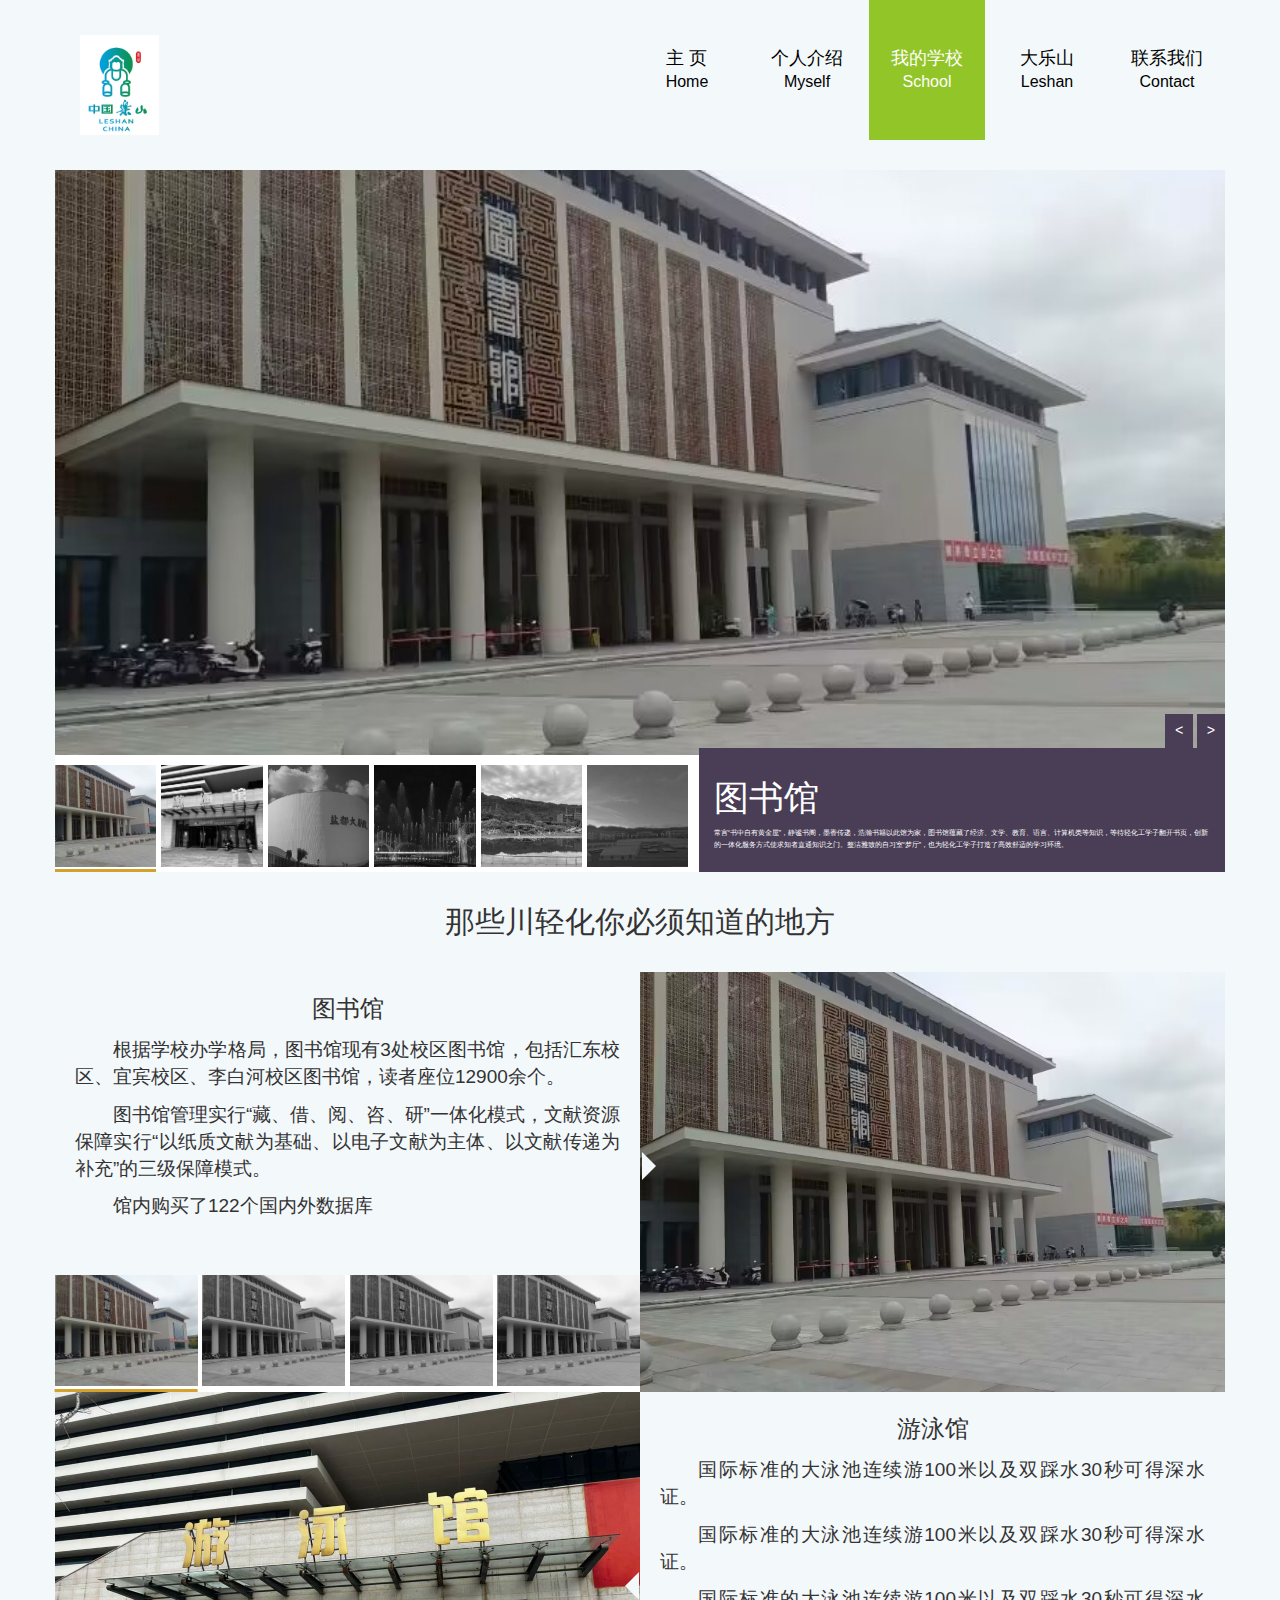
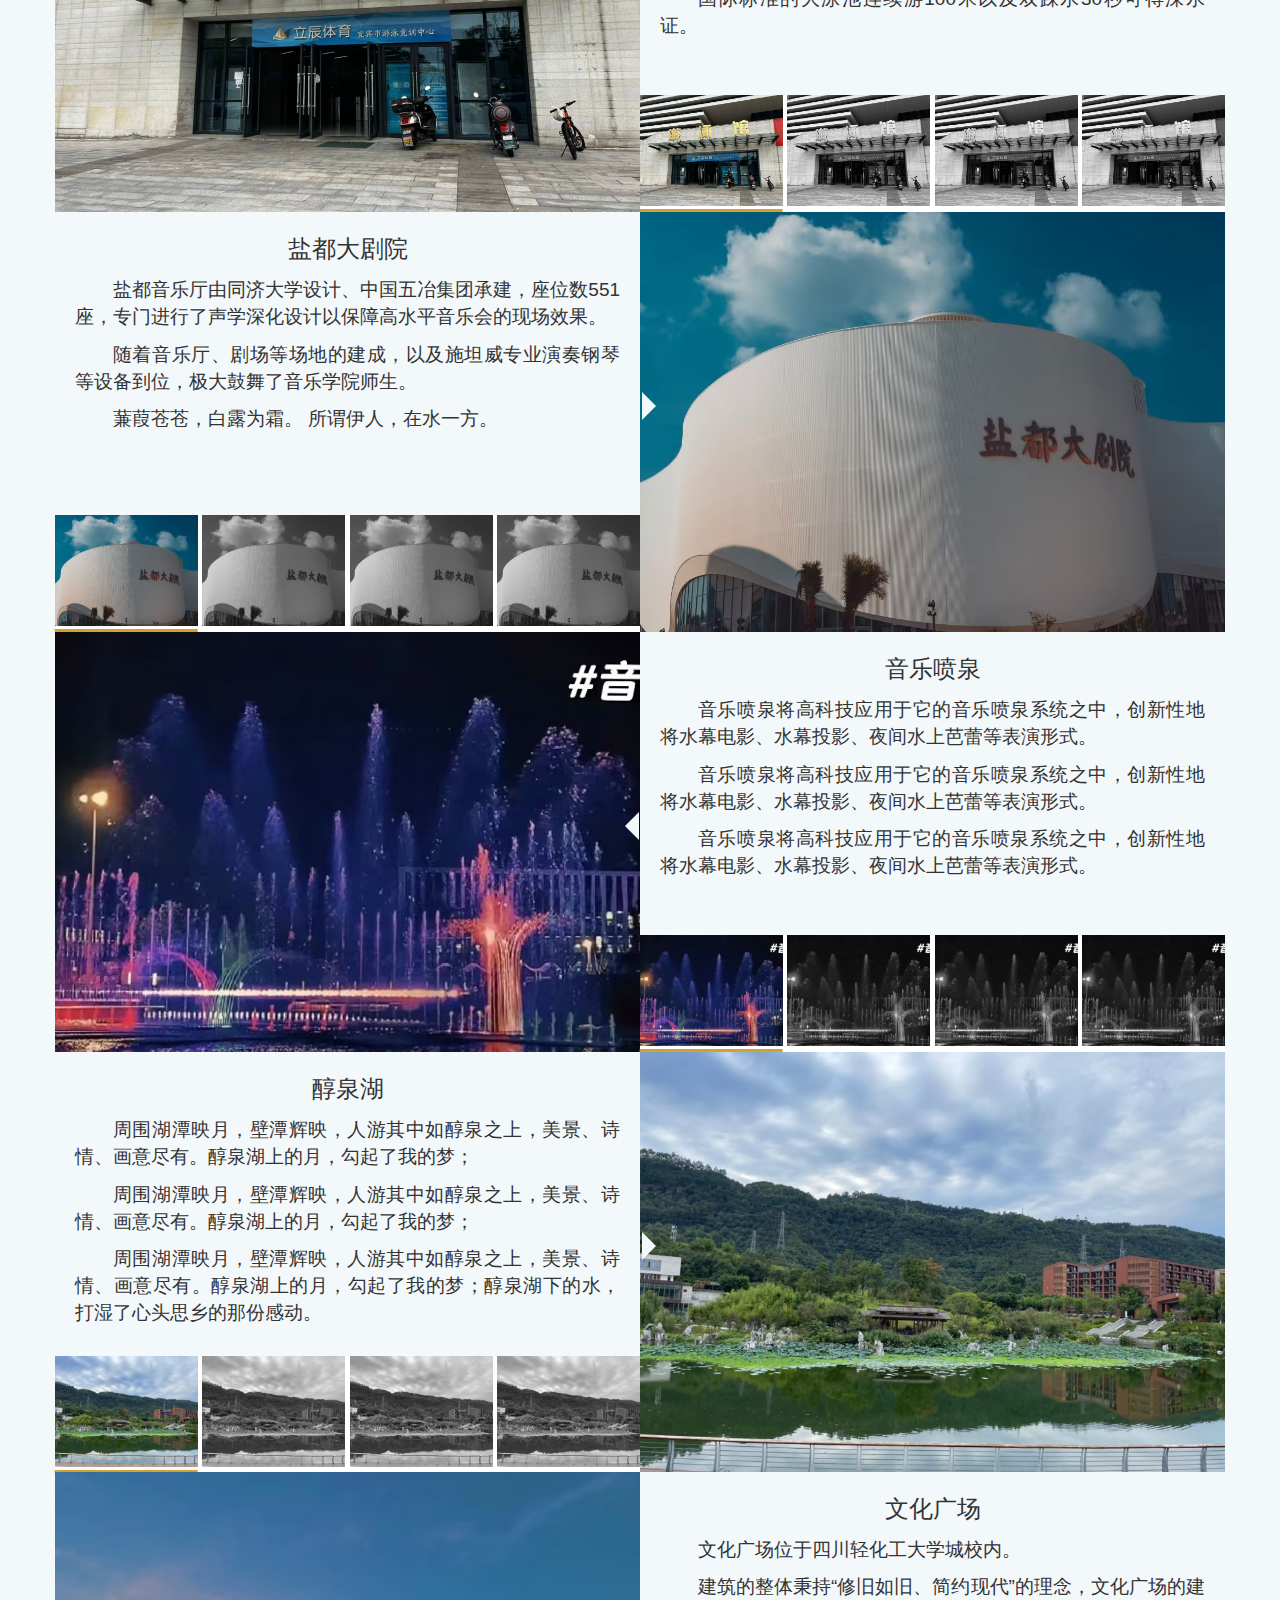
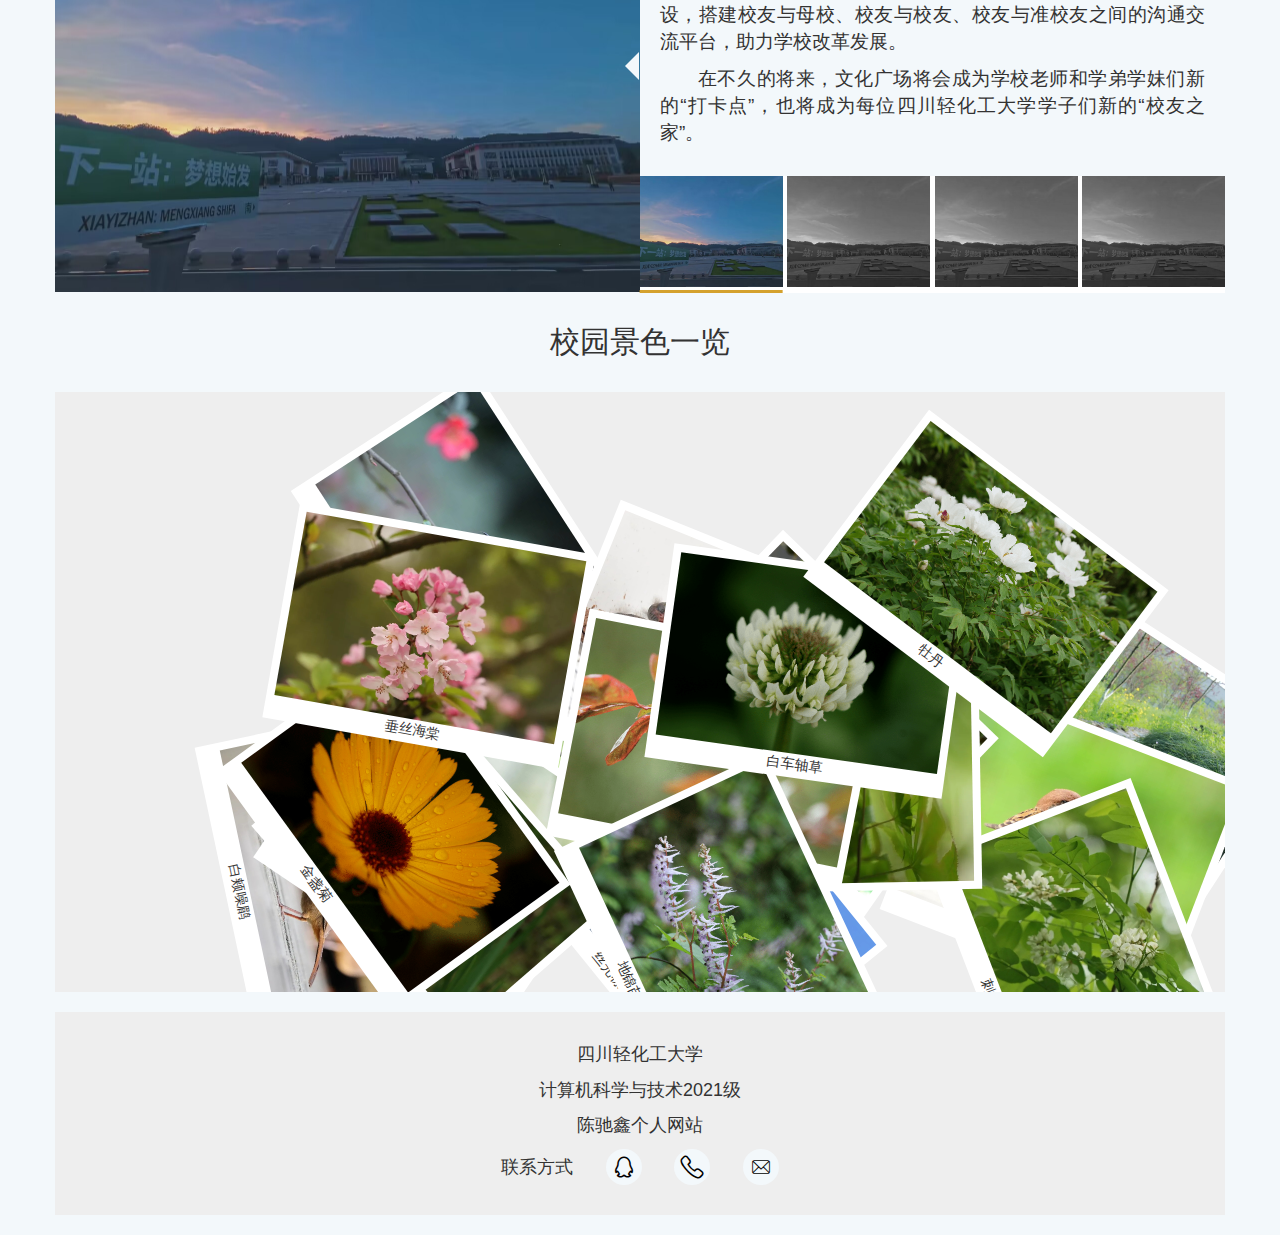
<file: school.html>
<!DOCTYPE html>
<html lang="en">
  <head>
    <meta charset="utf-8" />
    <meta http-equiv="X-UA-Compatible" content="IE=edge" />
    <meta
      name="viewport"
      content="width=device-width, initial-scale=1,user-scalable=0,maximum-scale=1.0,minimum-scale=1.0"
    />
    <link rel="stylesheet" href="./css/base.css" />
    <link rel="stylesheet" href="./css/school/index.css" />
    <link rel="stylesheet" href="./fonts/iconfont.css" />
    <link rel="stylesheet" href="./css/school/style.css" />
    <title>我的学校</title>
    <link href="bootstrap/css/bootstrap.min.css" rel="stylesheet" />
  </head>
  <body>
    <div class="container">
      <!-- 导航栏模块 -->
      <div class="row">
        <div class="nav">
          <div class="logo">
            <img src="./images/logo.PNG" alt="" />
          </div>
          <ul class="menu hidden-xs hidden-sm">
            <li class="items">
              <a href="./index.html">
                <span>主 页</span>
                <span an>Home</span>
              </a>
              <div class="bg"></div>
            </li>
            <li class="items">
              <a href="./myself.html">
                <span>个人介绍</span>
                <span>Myself</span>
              </a>
              <div class="bg"></div>
            </li>
            <li class="items">
              <a href="./school.html" style="color: #fff">
                <span>我的学校</span>
                <span>School</span>
              </a>
              <div class="bg" style="display: block; height: 100%"></div>
            </li>
            <li class="items">
              <a href="./leshan.html">
                <span>大乐山</span>
                <span>Leshan</span>
              </a>
              <div class="bg"></div>
            </li>
            <li class="items">
              <a href="./contact.html">
                <span>联系我们</span>
                <span>Contact</span>
              </a>
              <div class="bg"></div>
            </li>
          </ul>
          <div class="menu-small hidden-md hidden-lg">
            <span class="glyphicon glyphicon-list"></span>
            <ul class="list" style="display: none">
              <li class="items">
                <a href="./index.html">主 页</a>
                <div class="underline"></div>
              </li>
              <li class="items">
                <a href="./myself.html">个人介绍</a>
                <div class="underline"></div>
              </li>
              <li class="items">
                <a href="./school.html" style="color: #92c528">我的学校</a>
                <div class="underline" style="width: 100%"></div>
              </li>
              <li class="items">
                <a href="./chongqing.html">大乐山</a>
                <div class="underline"></div>
              </li>
              <li class="items">
                <a href="contact.html">联系我们</a>
                <div class="underline"></div>
              </li>
            </ul>
          </div>
        </div>
      </div>
      <!-- banner模块  -->
      <div class="row">
        <div class="sideshow">
          <div id="app" data-state="0">
            <div class="ui-big-images">
              <div class="ui-big-image" data-key="0">
                <img src="./images/school/banner-1.jpg" alt="" />
              </div>
              <div class="ui-big-image" data-key="1">
                <img src="./images/school/banner-2.jpg" alt="" />
              </div>
              <div class="ui-big-image" data-key="2">
                <img src="./images/school/banner-3.jpg" alt="" />
              </div>
              <div class="ui-big-image" data-key="3">
                <img src="./images/school/banner-4.jpeg" alt="" />
              </div>
              <div class="ui-big-image" data-key="4">
                <img src="./images/school/banner-5.png" alt="" />
              </div>
              <div class="ui-big-image" data-key="5">
                <img src="./images/school/banner-6.jpg" alt="" />
              </div>
            </div>
            <div class="ui-thumbnails">
              <div class="ui-thumbnail" tabindex="-1" data-key="0">
                <img src="./images/school/banner-1.jpg" alt="" />
                <div class="ui-cuticle" data-flip-key="cuticle"></div>
              </div>
              <div class="ui-thumbnail" tabindex="-1" data-key="1">
                <img src="./images/school/banner-2.jpg" alt="" />
                <div class="ui-cuticle" data-flip-key="cuticle"></div>
              </div>
              <div class="ui-thumbnail" tabindex="-1" data-key="2">
                <img src="./images/school/banner-3.jpg" alt="" />
                <div class="ui-cuticle" data-flip-key="cuticle"></div>
              </div>
              <div class="ui-thumbnail" tabindex="-1" data-key="3">
                <img src="./images/school/banner-4.jpeg" alt="" />
                <div class="ui-cuticle" data-flip-key="cuticle"></div>
              </div>
              <div class="ui-thumbnail" tabindex="-1" data-key="4">
                <img src="./images/school/banner-5.png" alt="" />
                <div class="ui-cuticle" data-flip-key="cuticle"></div>
              </div>
              <div class="ui-thumbnail" tabindex="-1" data-key="5">
                <img src="./images/school/banner-6.jpg" alt="" />
                <div class="ui-cuticle" data-flip-key="cuticle"></div>
              </div>
            </div>
            <div class="ui-content">
              <nav class="ui-nav">
                <button id="prev" tabindex="-1" title="Previous">&lt;</button>
                <button id="next" tabindex="-1" title="Next">&gt;</button>
              </nav>

              <div class="ui-articles">
                <article class="ui-article" data-key="0">
                  <h2 class="ui-heading">图书馆</h2>
                  <p class="ui-paragraph">
                    <span class="visible-xs">
                      图书馆蕴藏了经济、文学、教育、语言、计算机类等知识。
                    </span>
                    <span class="visible-sm">
                      图书馆蕴藏了经济、文学、教育、语言、计算机类等知识，等待轻化工学子翻开书页，创新的一体化服务方式使求知者直通知识之门。
                    </span>
                    <span class="visible-md">
                      图书馆蕴藏了经济、文学、教育、语言、计算机类等知识，等待轻化工学子翻开书页，创新的一体化服务方式使求知者直通知识之门。整洁雅致的自习室“梦厅”，也为轻化工学子打造了高效舒适的学习环境。
                    </span>
                    <span class="visible-lg">
                      常言“书中自有黄金屋”，静谧书阁，墨香传递，浩瀚书籍以此馆为家，图书馆蕴藏了经济、文学、教育、语言、计算机类等知识，等待轻化工学子翻开书页，创新的一体化服务方式使求知者直通知识之门。整洁雅致的自习室“梦厅”，也为轻化工学子打造了高效舒适的学习环境。
                    </span>
                  </p>
                </article>
                <article class="ui-article" data-key="1">
                  <h2 class="ui-heading">游泳馆</h2>
                  <p class="ui-paragraph">
                    <span class="visible-xs">
                      国际标准的大泳池连续游100米以及双踩水30秒可得深水证。
                    </span>
                    <span class="visible-sm">
                      国际标准的大泳池连续游100米以及双踩水30秒可得深水证。国际标准的大泳池连续游100米以及双踩水30秒可得深水证。
                    </span>
                    <span class="visible-md">
                      国际标准的大泳池连续游100米以及双踩水30秒可得深水证。国际标准的大泳池连续游100米以及双踩水30秒可得深水证。
                    </span>
                    <span class="visible-lg">
						国际标准的大泳池连续游100米以及双踩水30秒可得深水证。国际标准的大泳池连续游100米以及双踩水30秒可得深水证。国际标准的大泳池连续游100米以及双踩水30秒可得深水证。国际标准的大泳池连续游100米以及双踩水30秒可得深水证。国际标准的大泳池连续游100米以及双踩水30秒可得深水证。国际标准的大泳池连续游100米以及双踩水30秒可得深水证。国际标准的大泳池连续游100米以及双踩水30秒可得深水证。
                    </span>
                  </p>
                </article>
                <article class="ui-article" data-key="2">
                  <h2 class="ui-heading">盐都大剧院</h2>
                  <p class="ui-paragraph">
                    <span class="visible-xs">
                       盐都音乐厅由同济大学设计、中国五冶集团承建，座位数551座，
                    </span>
                    <span class="visible-sm">
                      盐都音乐厅由同济大学设计、中国五冶集团承建，座位数551座，专门进行了声学深化设计以保障高水平音乐会的现场效果。
                    </span>
                    <span class="visible-md">
						盐都音乐厅由同济大学设计、中国五冶集团承建，座位数551座，专门进行了声学深化设计以保障高水平音乐会的现场效果。随着音乐厅、剧场等场地的建成，
                    </span>
                    <span class="visible-lg">
                    盐都音乐厅由同济大学设计、中国五冶集团承建，座位数551座，专门进行了声学深化设计以保障高水平音乐会的现场效果。随着音乐厅、剧场等场地的建成，以及施坦威专业演奏钢琴等设备到位，极大鼓舞了音乐学院师生。
                    </span>
                  </p>
                </article>
                <article class="ui-article" data-key="3">
                  <h2 class="ui-heading">音乐喷泉</h2>
                  <p class="ui-paragraph">
                    <span class="visible-xs">
                      音乐喷泉将高科技应用于它的音乐喷泉系统之中，创新性地将水幕电影、水幕投影、夜间水上芭蕾等表演形式融入其中，创造出了一个全新的音乐灯光水景秀。
                      
                    </span>
                    <span class="visible-sm">
						音乐喷泉将高科技应用于它的音乐喷泉系统之中，创新性地将水幕电影、水幕投影、夜间水上芭蕾等表演形式融入其中，创造出了一个全新的音乐灯光水景秀。
						
                    </span>
                    <span class="visible-md">
						音乐喷泉将高科技应用于它的音乐喷泉系统之中，创新性地将水幕电影、水幕投影、夜间水上芭蕾等表演形式融入其中，创造出了一个全新的音乐灯光水景秀。
						
                    </span>
                    <span class="visible-lg">
						音乐喷泉将高科技应用于它的音乐喷泉系统之中，创新性地将水幕电影、水幕投影、夜间水上芭蕾等表演形式融入其中，创造出了一个全新的音乐灯光水景秀。
						
                    </span>
                  </p>
                </article>
                <article class="ui-article" data-key="4">
                  <h2 class="ui-heading">醇泉湖</h2>
                  <p class="ui-paragraph">
                    <span class="visible-xs">
                      周围湖潭映月，壁潭辉映，人游其中如醇泉之上，美景、诗情、画意尽有。
                    </span>
                    <span class="visible-sm">
                      周围湖潭映月，壁潭辉映，人游其中如醇泉之上，美景、诗情、画意尽有。醇泉湖上的月，勾起了我的梦；醇泉湖下的水，打湿了心头思乡的那份感动。
                    </span>
                    <span class="visible-md">
                      周围湖潭映月，壁潭辉映，人游其中如醇泉之上，美景、诗情、画意尽有。想起当年那山与水，初恋的情景。那晚就像此时，月依着湖，我牵着风，风轻摇着水面上的两个倒影。
                    </span>
                    <span class="visible-lg">
                      周围湖潭映月，壁潭辉映，人游其中如醇泉之上，美景、诗情、画意尽有。醇泉湖上的月，勾起了我的梦；醇泉湖下的水，打湿了心头思乡的那份感动。想起当年那山与水，初恋的情景。那晚就像此时，月依着湖，我牵着风，风轻摇着水面上的两个倒影。
                    </span>
                  </p>
                </article>
                <article class="ui-article" data-key="5">
                  <h2 class="ui-heading">文化广场</h2>
                  <p class="ui-paragraph">
                    <span class="visible-xs">
                      文化广场将会成为学校老师和学弟学妹们新的“打卡点”。
                    </span>
                    <span class="visible-sm">
                      文化广场位于四川轻化工大学城校内，在不久的将来，文化广场或将会成为学校老师和学弟学妹们新的“打卡点”，也将成为每位四川轻化工大学学子们新的“校友之家”。
                    </span>
                    <span class="visible-md">
                      文化广场位于四川轻化工大学城校内，文化广场或将会成为学校老师和学弟学妹们新的“打卡点”，也将成为每位四川轻化工大学学子们新的“校友之家”。
                    </span>
                    <span class="visible-lg">
                      文化广场位于四川轻化工大学城校内，在不久的将来，文化广场将会成为学校老师和学弟学妹们新的“打卡点”，也将成为每位四川轻化工大学学子们新的“校友之家”。
                    </span>
                  </p>
                </article>
              </div>
            </div>
          </div>
        </div>
      </div>
      <!-- 页面主体 -->
      <div class="row">
        <div class="detail">
          <div class="head">
            <h4 class="visible-xs">那些川轻化你必须知道的地方</h4>
            <h3 class="visible-sm visible-md">那些川轻化你必须知道的地方</h3>
            <h2 class="visible-lg">那些川轻化你必须知道的地方</h2>
          </div>
          <div class="list clearfix">
            <div class="items one col-xs-12 col-md-6 col-md-push-6">
              <i
                ><img
                  src="./images/school/banner-1.jpg"
                  alt=""
                  style="display: block"
              /></i>
              <i
                ><img
                  src="./images/school/banner-1.jpg"
                  alt=""
                  style="display: none"
              /></i>
              <i
                ><img
                  src="./images/school/banner-1.jpg"
                  alt=""
                  style="display: none"
              /></i>
              <i
                ><img
                  src="./images/school/banner-1.jpg"
                  alt=""
                  style="display: none"
              /></i>
            </div>
            <div class="items one col-xs-12 col-md-6 col-md-pull-6">
              <div class="summary">
                <span class="title hidden-xs hidden-sm"> 图书馆 </span>
                <span class="title sm visible-xs visible-sm"> 图书馆 </span>
                <div class="visible-md visible-lg">
                  <p>
					  根据学校办学格局，图书馆现有3处校区图书馆，包括汇东校区、宜宾校区、李白河校区图书馆，读者座位12900余个。
                  </p>
                  <p>
                   图书馆管理实行“藏、借、阅、咨、研”一体化模式，文献资源保障实行“以纸质文献为基础、以电子文献为主体、以文献传递为补充”的三级保障模式。
                  </p>
                  <p>
                    馆内购买了122个国内外数据库
                  </p>
                </div>
                <div class="xs visible-xs visible-sm">
                  <p>
                    图书馆位于三春湖西侧，地处校园中心位置，馆内共有260万余册纸质图书、35000余种中外文期刊(含电子期刊)、54个中外文数据库、93560册特藏文献。
                  </p>
                  <p>
                    简洁的方体造型承载的是知识的庄重，大小建筑的穿插咬合体现出知识的美感，整体建筑为一个立体汉字“书”的造型。
                  </p>
                  <p>
                    翠竹临风，细柳拂水，波光潋滟，清秀灵动，图书馆与三春湖成
                    遥望之景。
                  </p>
                </div>
              </div>
              <div class="list-img hidden-xs hidden-sm">
                <div class="items-img current">
                  <img src="./images/school/banner-1.jpg" alt="" />
                  <div class="underline"></div>
                </div>
                <div class="items-img">
                  <img src="./images/school/banner-1.jpg" alt="" />
                  <div class="underline"></div>
                </div>
                <div class="items-img">
                  <img src="./images/school/banner-1.jpg" alt="" />
                  <div class="underline"></div>
                </div>
                <div class="items-img">
                  <img src="./images/school/banner-1.jpg" alt="" />
                  <div class="underline"></div>
                </div>
              </div>
            </div>
            <div class="items two col-xs-12 col-md-6">
              <i
                ><img
                  src="./images/school/banner-2.jpg"
                  alt=""
                  style="display: block"
              /></i>
              <i
                ><img
                  src="./images/school/banner-2.jpg"
                  alt=""
                  style="display: none"
              /></i>
              <i
                ><img
                  src="./images/school/banner-2.jpg"
                  alt=""
                  style="display: none"
              /></i>
              <i
                ><img
                  src="./images/school/banner-2.jpg"
                  alt=""
                  style="display: none"
              /></i>
            </div>
            <div class="items two col-xs-12 col-md-6">
              <div class="summary">
                <span class="title hidden-xs hidden-sm"> 游泳馆 </span>
                <span class="title sm visible-xs visible-sm"> 游泳馆 </span>
                <div class="visible-md visible-lg">
                  <p>
                    国际标准的大泳池连续游100米以及双踩水30秒可得深水证。
                  </p>
                  <p>
                    国际标准的大泳池连续游100米以及双踩水30秒可得深水证。
                  </p>
                  <p>
                    国际标准的大泳池连续游100米以及双踩水30秒可得深水证。
                  </p>
                </div>
                <div class="xs visible-xs visible-sm">
                  <p>
                    国际标准的大泳池连续游100米以及双踩水30秒可得深水证。
                  </p>
                  <p>
                    国际标准的大泳池连续游100米以及双踩水30秒可得深水证。
                  </p>
                  <p>
                    国际标准的大泳池连续游100米以及双踩水30秒可得深水证。
                  </p>
                </div>
              </div>
              <div class="list-img hidden-xs hidden-sm">
                <div class="items-img current">
                  <img src="./images/school/banner-2.jpg" alt="" />
                  <div class="underline"></div>
                </div>
                <div class="items-img">
                  <img src="./images/school/banner-2.jpg" alt="" />
                  <div class="underline"></div>
                </div>
                <div class="items-img">
                  <img src="./images/school/banner-2.jpg" alt="" />
                  <div class="underline"></div>
                </div>
                <div class="items-img">
                  <img src="./images/school/banner-2.jpg" alt="" />
                  <div class="underline"></div>
                </div>
              </div>
            </div>
            <div class="items three col-xs-12 col-md-6 col-md-push-6">
              <i
                ><img
                  src="./images/school/banner-3.jpg"
                  alt=""
                  style="display: block"
              /></i>
              <i
                ><img
                  src="./images/school/banner-3.jpg"
                  alt=""
                  style="display: none"
              /></i>
              <i
                ><img
                  src="./images/school/banner-3.jpg"
                  alt=""
                  style="display: none"
              /></i>
              <i
                ><img
                  src="./images/school/banner-3.jpg"
                  alt=""
                  style="display: none"
              /></i>
            </div>
            <div class="items three col-xs-12 col-md-6 col-md-pull-6">
              <div class="summary">
                <span class="title hidden-xs hidden-sm"> 盐都大剧院 </span>
                <span class="title sm visible-xs visible-sm"> 盐都大剧院 </span>
                <div class="visible-md visible-lg">
                  <p>
                   盐都音乐厅由同济大学设计、中国五冶集团承建，座位数551座，专门进行了声学深化设计以保障高水平音乐会的现场效果。
                  </p>
                  <p>
					随着音乐厅、剧场等场地的建成，以及施坦威专业演奏钢琴等设备到位，极大鼓舞了音乐学院师生。
                  </p>
                  <p>蒹葭苍苍，白露为霜。 所谓伊人，在水一方。</p>
                </div>
                <div class="xs visible-xs visible-sm">
                  <p>
                    每所大学都有一个美丽的情人坡，而每一个情人坡都留下过一段段甜蜜浪漫的爱恋，见证过一对对恋人的邂逅相约……成为一代代走出校园的学子们的青春回忆
                  </p>
                  <p>
                    重师的情人坡位于三春湖湖畔，每到夏季，三春湖里开满了荷花。如果你来这里，就会看到坡上那一对对情侣或低语或追逐打闹或好友两三人聊天玩耍。
                  </p>
                  <p>蒹葭苍苍，白露为霜。 所谓伊人，在水一方。</p>
                </div>
              </div>
              <div class="list-img hidden-xs hidden-sm">
                <div class="items-img current">
                  <img src="./images/school/banner-3.jpg" alt="" />
                  <div class="underline"></div>
                </div>
                <div class="items-img">
                  <img src="./images/school/banner-3.jpg" alt="" />
                  <div class="underline"></div>
                </div>
                <div class="items-img">
                  <img src="./images/school/banner-3.jpg" alt="" />
                  <div class="underline"></div>
                </div>
                <div class="items-img">
                  <img src="./images/school/banner-3.jpg" alt="" />
                  <div class="underline"></div>
                </div>
              </div>
            </div>
            <div class="items four col-xs-12 col-md-6">
              <i
                ><img
                  src="./images/school/banner-4.jpeg"
                  alt=""
                  style="display: block"
              /></i>
              <i
                ><img
                  src="./images/school/banner-4.jpeg"
                  alt=""
                  style="display: none"
              /></i>
              <i
                ><img
                  src="./images/school/banner-4.jpeg"
                  alt=""
                  style="display: none"
              /></i>
              <i
                ><img
                  src="./images/school/banner-4.jpeg"
                  alt=""
                  style="display: none"
              /></i>
            </div>
            <div class="items four col-xs-12 col-md-6">
              <div class="summary">
                <span class="title hidden-xs hidden-sm"> 音乐喷泉 </span>
                <span class="title sm visible-xs visible-sm"> 音乐喷泉 </span>
                <div class="visible-md visible-lg">
                  <p>
                    音乐喷泉将高科技应用于它的音乐喷泉系统之中，创新性地将水幕电影、水幕投影、夜间水上芭蕾等表演形式。
                  </p>
                  <p>
                    音乐喷泉将高科技应用于它的音乐喷泉系统之中，创新性地将水幕电影、水幕投影、夜间水上芭蕾等表演形式。
                  </p>
                  <p>
                    音乐喷泉将高科技应用于它的音乐喷泉系统之中，创新性地将水幕电影、水幕投影、夜间水上芭蕾等表演形式。
                    
                  </p>
                </div>
                <div class="xs visible-xs visible-sm">
                  <p>
                    音乐喷泉将高科技应用于它的音乐喷泉系统之中，创新性地将水幕电影、水幕投影、夜间水上芭蕾等表演形式。
                  </p>
                  <p>
                    音乐喷泉将高科技应用于它的音乐喷泉系统之中，创新性地将水幕电影、水幕投影、夜间水上芭蕾等表演形式。
                  </p>
                  <p>
                    音乐喷泉将高科技应用于它的音乐喷泉系统之中，创新性地将水幕电影、水幕投影、夜间水上芭蕾等表演形式。
                    
                  </p>
                </div>
              </div>
              <div class="list-img hidden-xs hidden-sm">
                <div class="items-img current">
                  <img src="./images/school/banner-4.jpeg" alt="" />
                  <div class="underline"></div>
                </div>
                <div class="items-img">
                  <img src="./images/school/banner-4.jpeg" alt="" />
                  <div class="underline"></div>
                </div>
                <div class="items-img">
                  <img src="./images/school/banner-4.jpeg" alt="" />
                  <div class="underline"></div>
                </div>
                <div class="items-img">
                  <img src="./images/school/banner-4.jpeg" alt="" />
                  <div class="underline"></div>
                </div>
              </div>
            </div>
            <div class="items five col-xs-12 col-md-6 col-md-push-6">
              <i
                ><img
                  src="./images/school/banner-5.png"
                  alt=""
                  style="display: block"
              /></i>
              <i
                ><img
                  src="./images/school/banner-5.png"
                  alt=""
                  style="display: none"
              /></i>
              <i
                ><img
                  src="./images/school/banner-5.png"
                  alt=""
                  style="display: none"
              /></i>
              <i
                ><img
                  src="./images/school/banner-5.png"
                  alt=""
                  style="display: none"
              /></i>
            </div>
            <div class="items five col-xs-12 col-md-6 col-md-pull-6">
              <div class="summary">
                <span class="title hidden-xs hidden-sm"> 醇泉湖 </span>
                <span class="title sm visible-xs visible-sm"> 醇泉湖 </span>
                <div class="visible-md visible-lg">
                  <p>
					周围湖潭映月，壁潭辉映，人游其中如醇泉之上，美景、诗情、画意尽有。醇泉湖上的月，勾起了我的梦；                    
                  </p>
                  <p>
                    周围湖潭映月，壁潭辉映，人游其中如醇泉之上，美景、诗情、画意尽有。醇泉湖上的月，勾起了我的梦；
                    
                  </p>
                  <p>
                    周围湖潭映月，壁潭辉映，人游其中如醇泉之上，美景、诗情、画意尽有。醇泉湖上的月，勾起了我的梦；醇泉湖下的水，打湿了心头思乡的那份感动。
                    
                  </p>
                </div>
                <div class="xs visible-xs visible-sm">
                  <p>
                    周围湖潭映月，壁潭辉映，人游其中如醇泉之上，美景、诗情、画意尽有。醇泉湖上的月，勾起了我的梦；
                    
                  </p>
                  <p>
                    周围湖潭映月，壁潭辉映，人游其中如醇泉之上，美景、诗情、画意尽有。醇泉湖上的月，勾起了我的梦；
				
                    
                  </p>
                  <p>
                    周围湖潭映月，壁潭辉映，人游其中如醇泉之上，美景、诗情、画意尽有。醇泉湖上的月，勾起了我的梦；醇泉湖下的水，打湿了心头思乡的那份感动。
                    
                  </p>
                </div>
              </div>
              <div class="list-img hidden-xs hidden-sm">
                <div class="items-img current">
                  <img src="./images/school/banner-5.png" alt="" />
                  <div class="underline"></div>
                </div>
                <div class="items-img">
                  <img src="./images/school/banner-5.png" alt="" />
                  <div class="underline"></div>
                </div>
                <div class="items-img">
                  <img src="./images/school/banner-5.png" alt="" />
                  <div class="underline"></div>
                </div>
                <div class="items-img">
                  <img src="./images/school/banner-5.png" alt="" />
                  <div class="underline"></div>
                </div>
              </div>
            </div>
            <div class="items six col-xs-12 col-md-6">
              <i
                ><img
                  src="./images/school/banner-6.jpg"
                  alt=""
                  style="display: block"
              /></i>
              <i
                ><img
                  src="./images/school/banner-6.jpg"
                  alt=""
                  style="display: none"
              /></i>
              <i
                ><img
                  src="./images/school/banner-6.jpg"
                  alt=""
                  style="display: none"
              /></i>
              <i
                ><img
                  src="./images/school/banner-6.jpg"
                  alt=""
                  style="display: none"
              /></i>
            </div>
            <div class="items six col-xs-12 col-md-6">
              <div class="summary">
                <span class="title hidden-xs hidden-sm"> 文化广场 </span>
                <span class="title sm visible-xs visible-sm"> 文化广场 </span>
                <div class="visible-md visible-lg">
                  <p>
                    文化广场位于四川轻化工大学城校内。
                  </p>
                  <p>
                    建筑的整体秉持“修旧如旧、简约现代”的理念，文化广场的建设，搭建校友与母校、校友与校友、校友与准校友之间的沟通交流平台，助力学校改革发展。
                  </p>
                  <p>
                    在不久的将来，文化广场将会成为学校老师和学弟学妹们新的“打卡点”，也将成为每位四川轻化工大学学子们新的“校友之家”。
                  </p>
                </div>
                <div class="xs visible-xs visible-sm">
                  <p>
                    文化广场位于四川轻化工大学城校内。
                  </p>
                  <p>
                    文化广场的建设，搭建校友与母校、校友与校友、校友与准校友之间的沟通交流平台，助力学校改革发展。
                  </p>
                  <p>
                    文化广场将会成为学校老师和学弟学妹们新的“打卡点”，也将成为每位四川轻化工大学学子们新的“校友之家”。
                  </p>
                </div>
              </div>
              <div class="list-img hidden-xs hidden-sm">
                <div class="items-img current">
                  <img src="./images/school/banner-6.jpg" alt="" />
                  <div class="underline"></div>
                </div>
                <div class="items-img">
                  <img src="./images/school/banner-6.jpg" alt="" />
                  <div class="underline"></div>
                </div>
                <div class="items-img">
                  <img src="./images/school/banner-6.jpg" alt="" />
                  <div class="underline"></div>
                </div>
                <div class="items-img">
                  <img src="./images/school/banner-6.jpg" alt="" />
                  <div class="underline"></div>
                </div>
              </div>
            </div>
          </div>
        </div>
      </div>
      <!-- 照片墙模块 -->
      <div class="row">
        <div class="photo">
          <div class="head">
            <h4 class="visible-xs">校园景色一览</h4>
            <h3 class="visible-sm visible-md">校园景色一览</h3>
            <h2 class="visible-lg">校园景色一览</h2>
          </div>
          <div class="photo-wall">
            <i class="items"
              ><img src="./images/school/photo-1.jpg" alt="" />林间小道</i
            >
            <i class="items"
              ><img src="./images/school/photo-2.jpg" alt="" />棕颈勾嘴鹛</i
            >
            <i class="items"
              ><img src="./images/school/photo-3.jpg" alt="" />白颊噪鹛</i
            >
            <i class="items"
              ><img src="./images/school/photo-4.jpg" alt="" />暗绿绣眼鸟</i
            >
            <i class="items"
              ><img src="./images/school/photo-5.jpg" alt="" />叉尾太阳鸟</i
            >
            <i class="items"
              ><img src="./images/school/photo-6.jpg" alt="" />家燕</i
            >
            <i class="items"
              ><img src="./images/school/photo-7.jpg" alt="" />噪鹃</i
            >
            <i class="items"
              ><img src="./images/school/photo-8.jpg" alt="" />丝光椋鸟</i
            >
            <i class="items"
              ><img src="./images/school/photo-9.jpg" alt="" />黄腹山雀</i
            >
            <i class="items"
              ><img src="./images/school/photo-10.jpg" alt="" />树麻雀</i
            >
            <i class="items"
              ><img src="./images/school/photo-11.jpg" alt="" />刺槐</i
            >
            <i class="items"
              ><img src="./images/school/photo-12.jpg" alt="" />黄菖蒲</i
            >
            <i class="items"
              ><img src="./images/school/photo-13.jpg" alt="" />野天胡荽</i
            >
            <i class="items"
              ><img src="./images/school/photo-14.jpg" alt="" />鸡爪槭</i
            >
            <i class="items"
              ><img src="./images/school/photo-15.png" alt="" />紫叶李</i
            >
            <i class="items"
              ><img src="./images/school/photo-16.png" alt="" />金盏菊</i
            >
            <i class="items"
              ><img src="./images/school/photo-17.png" alt="" />地锦苗</i
            >
            <i class="items"
              ><img src="./images/school/photo-18.png" alt="" />白车轴草</i
            >
            <i class="items"
              ><img src="./images/school/photo-19.png" alt="" />牡丹</i
            >
            <i class="items"
              ><img src="./images/school/photo-20.jpg" alt="" />垂丝海棠</i
            >
          </div>
        </div>
      </div>
      <!-- 页脚模块 -->
      <div class="row">
        <div class="footer">
          <div class="center">
            <div class="copyright">
              <p class="hidden-xs">四川轻化工大学</p>
              <p class="hidden-xs">计算机科学与技术2021级</p>
              <p>陈驰鑫个人网站</p>
              <p></p>
            </div>
            <ul class="list">
              <span class="hidden-xs">联系方式</span>
              <li>
                <a
                  href="http://wpa.qq.com/msgrd?v=3&amp;uin=2303418053&amp;site=qq&amp;menu=yes"
                >
                  <i class="iconfont icon-tubiao215"></i>
                  <span class="hidden-xs">QQ</span>
                </a>
              </li>
              <li>
                <a href="tel:15736576364">
                  <i class="iconfont icon-dianhua"></i>
                  <span class="hidden-xs">电话</span>
                </a>
              </li>
              <li>
                <a
                  href="http://mail.qq.com/cgi-bin/qm_share?t=qm_mailme&amp;email=2303418053@qq.com"
                >
                  <i class="iconfont icon-youxiang"></i>
                  <span class="hidden-xs">邮箱</span>
                </a>
              </li>
            </ul>
          </div>
        </div>
      </div>
      <!-- 返回顶部模块 -->
      <div class="back">
        <div class="xs visible-xs">
          <span class="iconfont icon-fanhuidingbu"></span>
        </div>
        <div class="hidden-xs">
          <span class="iconfont icon-fanhuidingbu"></span>
        </div>
      </div>
    </div>
    <script src="./js/jquery.min.js"></script>
    <script src="bootstrap/js/bootstrap.min.js"></script>
    <script src="./js/school/index.js"></script>
    <script src="./js/base.js"></script>
    <script src="./js/mend.js"></script>
    <script src="./js/school/sideshow.js"></script>
    <script src="./js/school/sideshow-index.js"></script>
    <script></script>
  </body>
</html>
</file>
<file: css/base.css>
@media screen and (min-width: 360px) {
  html {
    font-size: 36px !important;
  }
}
@media screen and (min-width: 375px) {
  html {
    font-size: 37.5px !important;
  }
}
@media screen and (min-width: 384px) {
  html {
    font-size: 38.4px !important;
  }
}
@media screen and (min-width: 400px) {
  html {
	  
    font-size: 40px !important;
  }
}
@media screen and (min-width: 414px) {
  html {
    font-size: 41.4px !important;
  }
}
@media screen and (min-width: 424px) {
  html {
    font-size: 42.4px !important;
  }
}
@media screen and (min-width: 480px) {
  html {
    font-size: 48px !important;
  }
}
@media screen and (min-width: 540px) {
  html {
    font-size: 54px !important;
  }
}
@media screen and (min-width: 720px) {
  html {
    font-size: 72px !important;
  }
}
@media screen and (min-width: 768px) {
  html {
    font-size: 75px !important;
  }
}
@media screen and (min-width: 992px) {
  html {
    font-size: 97px !important;
  }
}
@media screen and (min-width: 1200px) {
  html {
    font-size: 117px !important;
  }
}
@media screen and (max-width: 767px) {
  .container {
    width: 10rem;
    margin: 0 auto!important;
  }
}
@media screen and (max-width: 719px) {
  .footer {
    padding: 0.17094rem 2.9rem !important;
  }
}
body {
  background-color: #f3f8fb !important;
}
ul {
  margin: 0!important;
  padding: 0;
  list-style-type: none;
}
a {
  text-decoration: none!important;
}
.nav {
  display: flex;
  position: relative;
  width: 10rem;
  height: 1.452991rem;
}
.nav .logo {
  margin-left: 0.213675rem;
  height: 0.854701rem;
  align-self: center;
}
.nav .logo img {
  height: 100%;
}
.nav .menu {
  display: flex;
  position: absolute;
  right: 0;
  width: 5.128205rem;
}
.nav .menu .items {
  position: relative;
  flex: 1;
  margin-left: 4px;
  height: 1.196581rem;
  text-align: center;
}
.nav .menu .items a {
  display: flex;
  width: 100%;
  height: 100%;
  font-size: 18px;
  color: black;
  flex-direction: column;
  justify-content: center;
  transition: 0.5s;
}
.nav .menu .items a span:last-child {
  font-size: 16px;
}
.nav .menu .items .bg {
  position: absolute;
  top: 0;
  width: 100%;
  height: 0%;
  background-color: #92c528;
  z-index: -1;
  transition: 0.4s ease-out;
}
.nav .menu .items:hover a {
  color: #fff;
}
.nav .menu .items:hover .bg {
  height: 100%;
}
.nav .menu-small {
  position: absolute;
  width: 100%;
  height: 1.196581rem;
  font-size: 24px;
}
.nav .menu-small span {
  position: absolute;
  top: 47%;
  right: 3%;
}
.nav .menu-small .list {
  display: flex;
  position: absolute;
  top: 121%;
  left: 0;
  width: 100%;
  background: rgba(255, 255, 255, 0.8);
  z-index: 1;
  flex-direction: column;
}
.nav .menu-small .list .items {
  display: flex;
  position: relative;
  flex: 1;
  width: 100%;
  height: 42px;
  align-items: center;
}
.nav .menu-small .list .items:hover a {
  color: #92c528;
}
.nav .menu-small .list .items:hover .underline {
  width: 100%;
}
.menu-small .list .items a {
  flex: 1;
  padding-left: 35px;
  line-height: 42px;
  font-size: 16px;
  color: #4D3A12;
}
.menu-small .list .items .underline {
  position: absolute;
  bottom: 0;
  width: 0%;
  height: 1px;
  background-color: #92c528;
  transition: 0.35s;
}
.footer {
  display: flex;
  margin: 0.17094rem 0;
  padding: 0.17094rem 3.589744rem;
  width: 10rem;
  text-align: center;
  background-color: #eee;
}
.footer .left {
  flex: 1;
  padding: 0.08547rem;
  height: 100%;
  font-size: 0.153846rem;
}
.footer .center {
  flex: 1;
  padding: 0.08547rem;
  height: 100%;
  font-size: 0.153846rem;
}
.footer .center p {
  margin-bottom: 0.08547rem;
}
.footer .center .list {
  display: flex;
  width: 100%;
  height: 36px;
  line-height: 36px;
  justify-content: space-around;
}
.footer .center .list a {
  position: relative;
}
.footer .center .list a i {
  display: block;
  width: 36px;
  font-size: 24px;
  color: #000;
  background-color: #f3f8fb;
  border-radius: 100%;
  transition: 0.5s;
}
.footer .center .list a i:hover {
  background-color: #92c528;
  color: #fff;
}
.footer .center .list a .last {
  position: absolute;
  width: 100px;
  left: -50px;
  bottom: 45px;
}
.footer .center .list a .last::before {
  left: 45px;
}
.footer .center .list a .last img {
  width: 100%;
}
.footer .right {
  flex: 1;
  padding: 0 10px;
  height: 100%;
}
.list a span {
  display: none;
  position: absolute;
  bottom: 40px;
  left: -25px;
  right: -25px;
  padding: 5px;
  font-size: 1em;
  border-radius: 2px;
  color: #92c528;
  background: #f3f8fb;
}
.list a span::before {
  content: '';
  position: absolute;
  bottom: -5px;
  left: 20px;
  width: 0;
  height: 0;
  border-left: 5px solid transparent;
  border-right: 5px solid transparent;
  border-top: 5px solid #f3f8fb;
}
.back {
  display: none;
  position: fixed;
  right: 3%;
  bottom: 10%;
}
.back .xs span {
  font-size: 28px;
}
.back span {
  font-size: 48px;
  background-color: #f3f8fb;
  border-radius: 50%;
  transition: 0.3s;
}
.back span:hover {
  color: #fff;
  background-color: #92c528;
}
</file>
<file: css/index/index.css>
.fade{
	width: 100%;
	height: 720px;
	position: absolute;
	left: 0;
	top: 0;
	z-index: 20;
	animation: mymenban 3s ease-in-out;
	 animation-fill-mode: forwards;
}
.fade img{
	width: 100%;
}
@keyframes mymenban{
	0%{
		opacity: 1;
		visibility: visible;
	}
	25%{
		opacity: 0.7;
		visibility: visible;
	}
	50%{
		opacity: 0.5;
		visibility: visible;
	}
	75%{
		opacity: 0.3;
		visibility: visible;
	}
	100%{
		opacity: 0;
		visibility:hidden;

	}
}
.school {
  width: 10rem;
  text-align: justify;
}
.school .head {
  display: flex;
  padding-left: 0.17094rem;
  height: 0.854701rem;
  align-items: center;
}
.school .head .title {
  margin: 0px 0 5px;
  width: 100%;
  line-height: 0.290598rem;
  font-size: 0.25641rem;
  letter-spacing: 0.17094rem;
  text-align: center;
  font-weight: bold;
}
.school .content {
  width: 100%;
  background-color: skyblue;
}
.school .content .items {
  padding: 0.128205rem;
  height: 1.709402rem;
}
.school .content .items .wrap {
  display: flex;
  width: 100%;
  height: 100%;
  align-items: center;
}
.school .content .items .wrap img {
  width: 1.367521rem;
  height: 1.367521rem;
  border-radius: 0.08547rem;
  object-fit: cover;
  object-position: center center;
}
.school .content .items .wrap div {
  padding: 0 0.128205rem;
  flex: 1;
}
.school .content .items .wrap div h4 {
  font-size: 0.205128rem;
  font-weight: bold;
}
.school .content .items .wrap div i {
  font-size: 0.153846rem;
  line-height: 0.25641rem;
  font-style: normal;
}
.chongqing {
  width: 10rem;
  text-align: justify;
}
.chongqing .head {
  display: flex;
  padding-left: 0.17094rem;
  height: 0.854701rem;
  align-items: center;
}
.chongqing .head .title {
  margin: 0px 0 5px;
  width: 100%;
  line-height: 0.290598rem;
  font-size: 0.25641rem;
  letter-spacing: 0.17094rem;
  text-align: center;
  font-weight: bold;
}
.chongqing .content {
  display: flex;
}
.chongqing .content .side {
  display: flex;
  padding: 0 0.17094rem;
  width: 2.393162rem;
  flex-direction: column;
}
.chongqing .content .side .items {
  position: relative;
  flex: 1;
  width: 100%;
}
.chongqing .content .side .items:nth-child(-n+3) {
  margin-bottom: 0.128205rem;
}
.chongqing .content .side .items .mask {
  display: none;
  position: absolute;
  top: 0;
  left: 0;
  width: 100%;
  height: 1.367521rem;
  line-height: 1.367521rem;
  font-size: 0.205128rem;
  color: #fff;
  background-color: rgba(100, 100, 100, 0.8);
  text-align: center;
  border-radius: 0.205128rem;
}
.chongqing .content .side .items img {
  width: 100%;
  height: 1.367521rem;
  object-fit: cover;
  object-position: center center;
  border-radius: 0.17094rem;
}
.chongqing .content .main {
  flex: 1;
  position: relative;
}
.chongqing .content .main .list {
  position: relative;
  width: 100%;
  height: 6.196581rem;
}
.chongqing .content .main .list li {
  display: flex;
  position: absolute;
  width: 100%;
  height: 100%;
  flex-direction: column;
}
.chongqing .content .main .list li img {
  width: 100%;
  height: 3.418803rem;
  object-fit: cover;
  object-position: center center;
}
.chongqing .content .main .list li .paragraph {
  flex: 1;
  padding: 0.128205rem;
  height: 2.777778rem;
}
.chongqing .content .main .list li .paragraph .title {
  margin: 0px 0 5px;
  font-size: 0.17094rem;
  line-height: 0.307692rem;
  font-weight: bold;
}
.chongqing .content .main .list li .paragraph i {
  line-height: 0.25641rem;
  font-size: 0.136752rem;
  font-style: normal;
}
.chongqing .content .summary {
  padding: 0.17094rem;
  width: 2.350427rem;
  height: 6.196581rem;
}
.chongqing .content .summary .list {
  position: relative;
  width: 100%;
  height: 100%;
}
.chongqing .content .summary .list .items {
  position: absolute;
  left: 0;
  top: 0;
}
.chongqing .content .summary .list .items .title {
  margin: 0 0 0.128205rem;
  font-size: 0.17094rem;
  line-height: 0.307692rem;
  font-weight: bold;
}
.chongqing .content .summary .list .items h4 {
  margin-top: 0.128205rem;
  font-size: 0.153846rem;
  color: black;
  font-weight: bold;
}
.chongqing .content .summary .list .items ul {
  display: flex;
  width: 100%;
  line-height: 0.25641rem;
  flex-direction: column;
}
.chongqing .content .summary .list .items i {
  margin-top: 0.08547rem;
  line-height: 0.273504rem;
  font-size: 0.136752rem;
  font-style: normal;
}
</file>
<file: css/index/mend.css>
@media screen and (max-width: 991px) {
  .school .title {
    line-height: 0.35rem !important;
    font-size: 0.3rem !important;
    letter-spacing: 0.23rem !important;
  }
  .school .content .items {
    padding: 0.15rem !important;
    height: 2rem!important;
  }
  .school .content .items .wrap img {
    width: 1.7rem !important;
    height: 1.7rem !important;
  }
  .school .content .items .wrap div {
    padding: 0.15rem !important;
  }
  .school .content .items .wrap div h4 {
    margin: 0.08547rem 0 !important;
    font-size: 0.26rem !important;
  }
  .school .content .items .wrap div i {
    font-size: 0.23rem !important;
    line-height: 0.35rem !important;
  }
  .chongqing .head .title {
    line-height: 0.35rem !important;
    font-size: 0.3rem !important;
    letter-spacing: 0.23rem !important;
  }
}
@media screen and (max-width: 719px) {
  .chongqing .paragraph h3 {
    margin-bottom: 2px!important;
    line-height: 0.35rem !important;
    font-size: 0.25rem !important;
  }
  .chongqing .paragraph i {
    display: block;
    padding: 0.025641rem 0 !important;
    width: 100%!important;
    height: 2.12rem !important;
    line-height: 18px!important;
    font-size: 10px!important;
    overflow-y: auto!important;
  }
}
@media screen and (max-width: 423px) {
  .school .content .items {
    height: 2.5rem !important;
  }
  .school .content .items .wrap img {
    height: 2rem!important;
  }
  .school .content .items .wrap div h4 {
    margin: 0.08547rem 0 !important;
    font-size: 10px!important;
  }
  .school .content .items .wrap div i {
    font-size: 10px!important;
    line-height: 18px!important;
  }
}
</file>
<file: fonts/iconfont.css>
@font-face {
  font-family: "iconfont"; /* Project id 2638902 */
  src: url('iconfont.woff2?t=1625073038467') format('woff2'),
       url('iconfont.woff?t=1625073038467') format('woff'),
       url('iconfont.ttf?t=1625073038467') format('truetype');
}

.iconfont {
  font-family: "iconfont" !important;
  font-size: 16px;
  font-style: normal;
  -webkit-font-smoothing: antialiased;
  -moz-osx-font-smoothing: grayscale;
}

.icon-wanchenggouxuan:before {
  content: "\e63d";
}

.icon-hechaxiangxi:before {
  content: "\e60a";
}

.icon-shijian:before {
  content: "\e626";
}

.icon-yidimianji:before {
  content: "\ede5";
}

.icon-xiangqu:before {
  content: "\e62f";
}

.icon-jiagebaohu:before {
  content: "\e604";
}

.icon-bar_icon_shijian:before {
  content: "\e609";
}

.icon-dengji:before {
  content: "\e6ac";
}

.icon-zuojiantou_huaban:before {
  content: "\e641";
}

.icon-youjiantou_huaban:before {
  content: "\e640";
}

.icon-dizhi:before {
  content: "\e603";
}

.icon-xueshimao:before {
  content: "\e6cf";
}

.icon-youxiang1:before {
  content: "\e63f";
}

.icon-riqi:before {
  content: "\e63e";
}

.icon-dianhua1:before {
  content: "\e613";
}

.icon-fanhuidingbu:before {
  content: "\e620";
}

.icon-tubiao215:before {
  content: "\e637";
}

.icon-weixin:before {
  content: "\e64f";
}

.icon-dianhua:before {
  content: "\e660";
}

.icon-youxiang:before {
  content: "\e612";
}
</file>
<file: css/contact/index.css>
.main {
  margin-bottom: 0.17094rem;
  width: 10rem;
  text-align: justify;
  background-color: #eee;
}
.main .left {
  padding: 0.299145rem;
  font-size: 16px;
}
.main .left h3 {
  margin-top: 0px;
  font-size: 0.222222rem;
  line-height: 0.307692rem;
  font-weight: bold;
}
.main .left h4 {
  margin-top: 0px;
  font-size: 0.205128rem;
  line-height: 0.273504rem;
  font-weight: bold;
}
.main .left p {
  margin-top: 15px;
  line-height: 28px;
  font-size: 18px;
  color: black;
}
.main .left p span {
  margin-right: 15px;
  font-weight: bold;
}
.main .left .info {
  line-height: 195%;
  font-size: 0.17094rem;
}
.main .right {
  display: flex;
  padding: 0.299145rem;
  flex-direction: column;
  align-items: center;
}
.main .right form {
  width: 100%;
  height: 100%;
}
.main .right form input,
.main .right form textarea {
  margin-top: 15px;
  width: 100%;
  min-height: 45px;
  font-size: 16px;
}
.main .right form textarea {
  min-height: 150px;
}
.main .right form button {
  margin-top: 30px;
  width: 100%;
  height: 40px;
  color: #fff;
  background-color: #92c528;
  border-radius: 5px;
}
</file>
<file: css/contact/mend.css>
@media screen and (max-width: 991px) {
  .main .left p {
    line-height: 0.57rem !important;
    font-size: 0.3rem !important;
  }
  .main .left h3 {
    margin: 0.4rem 0 !important;
    font-size: 0.4rem !important;
  }
  .main .left h4 {
    margin: 0.29rem 0 !important;
    font-size: 0.35rem !important;
  }
  .main .left .info {
    margin-top: 0.25rem !important;
    line-height: 0.55rem !important;
    font-size: 0.3rem !important;
  }
  .main .left .info span {
    margin-right: 0.213675rem !important;
  }
  .main .right {
    padding-top: 0!important;
  }
  .main .right input,
  .main .right textarea {
    margin-top: 0.213675rem !important;
  }
}
@media screen and (max-width: 479px) {
  .main .left p {
    line-height: 0.683761rem !important;
    font-size: 0.384615rem !important;
  }
  .main .left h3 {
    font-size: 0.512821rem !important;
  }
  .main .left h4 {
    font-size: 0.470085rem !important;
  }
  .main .left .info {
    margin-top: 0.25641rem !important;
    line-height: 0.683761rem !important;
    font-size: 0.393162rem !important;
  }
  .main .left .info span {
    margin-right: 0.213675rem !important;
  }
}
</file>
<file: css/leshan/index.css>
@media screen and (max-width: 767px) {
  .lis {
    margin-bottom: 12pX;
    padding: 0 10px;
  }
  .lis li {
    margin: 0 1%!important;
    width: 10px!important;
    height: 10px!important;
    border-radius: 4px!important;
  }
  .lis li.current {
    width: 30px!important;
  }
}
.banner {
  position: relative;
  width: 10rem;
  height: 6rem;
  overflow: hidden;
}
.banner .list {
  position: absolute;
  left: -10rem;
  height: 6rem;
}
.banner .list .items {
  float: left;
  width: 10rem;
  height: 6rem;
}
.banner .list .items a {
  display: block;
  width: 100%;
  height: 100%;
}
.banner .list .items a img {
  width: 100%;
  height: 100%;
  object-fit: cover;
  object-position: center center;
}
.banner .lis {
  display: flex;
  position: absolute;
  bottom: 0;
  left: 50%;
  padding: 0 0.42735rem;
  width: 100%;
  height: 0.25641rem;
  line-height: 30px;
  list-style-type: disc;
  transform: translateX(-50%);
  justify-content: flex-end;
}
.banner .lis li {
  margin-right: 10px;
  width: 15px;
  height: 15px;
  list-style: none;
  background-color: rgba(255, 255, 255, 0.8);
  border-radius: 5px;
  transition: all 0.35s;
}
.banner .lis li.current {
  width: 45px;
}
.banner .button {
  display: none;
}
.banner .button .arrow-l {
  position: absolute;
  right: 30px;
  top: 45%;
  transform: translateY(-50%);
}
.banner .button .arrow-r {
  position: absolute;
  right: 30px;
  top: 55%;
  transform: translateY(-50%);
}
.banner .button span {
  line-height: 45px;
  font-size: 40px;
  color: rgba(255, 192, 203, 0.75);
  cursor: pointer;
}
.banner .info {
  display: none;
  position: absolute;
  top: 50%;
  left: 0;
  padding: 0.384615rem;
  width: 3.8rem;
  height: 4.8rem;
  transform: translateY(-50%);
  background-color: rgba(135, 206, 235, 0.8);
}
.banner .info .items {
  display: none;
  position: absolute;
  width: 2.991453rem;
  height: 400px;
}
.banner .info .items .title {
  margin: 0.17094rem 0;
  font-size: 0.273504rem;
  font-weight: bold;
  text-align: center;
}
.banner .info .items p {
  display: block;
  margin-bottom: 5px;
  height: 2.307692rem;
  line-height: 0.282051rem;
  font-size: 0.17094rem;
  word-break: break-all;
}
.banner .info .items .more {
  display: flex;
  padding: 0 20%;
  width: 100%;
  height: 0.42735rem;
  justify-content: space-between;
}
.banner .info .items .more .iconfont {
  font-size: 0.136752rem;
}
.banner .info .items .more a {
  width: 100%;
  height: 0.393162rem;
  line-height: 0.393162rem;
  font-size: 0.136752rem;
  color: #fff;
  text-align: center;
  border-radius: 15px;
  background-color: pink;
  font-weight: bold;
}
.main {
  margin-top: 30px;
  width: 10rem;
  text-align: justify;
}
.main .head {
  display: flex;
  padding: 0 3%;
  width: 10rem;
  height: 0.683761rem;
  background-color: #eee;
  justify-content: space-between;
}
.main .head .title {
  margin: 0;
  height: 100%;
  line-height: 0.683761rem;
  font-size: 0.205128rem;
  font-weight: bold;
}
.main .head .want-go {
  position: relative;
  margin: 1% 0;
  width: 1.709402rem;
  height: 0.512821rem;
  line-height: 0.512821rem;
  font-size: 0.17094rem;
  text-align: center;
  font-weight: bold;
  color: #fff;
  background-color: pink;
  border-radius: 0.213675rem;
}
.main .head .want-go .iconfont {
  margin-right: 0.042735rem;
  font-size: 0.17094rem;
}
.main .head .want-go .sup {
  display: none;
  position: absolute;
  top: 4%;
  right: 4%;
  width: 0.17094rem;
  height: 0.17094rem;
  line-height: 0.17094rem;
  font-size: 10px;
  color: #fff;
  background-color: red;
  border-radius: 50%;
}
.main .list {
  width: 10rem;
}
.main .list .items {
  height: 4.700855rem;
  background-color: pink;
}
.main .list .items .row img {
  width: 100%;
  height: 4.700855rem;
  object-fit: cover;
  object-position: center center;
}
.main .list .info {
  position: relative;
  padding: 0.25641rem 0.34188rem;
  background-color: #f3f8fb;
}
.main .list .info::before {
  content: "";
  display: block;
  position: absolute;
  left: -7%;
  top: 50%;
  width: 0;
  height: 0;
  border: 21px transparent solid;
  border-right-color: #f3f8fb;
  transform: translateY(-50%);
  z-index: 1;
}
.main .list .info::after {
  content: "";
  display: block;
  position: absolute;
  right: -7%;
  top: 50%;
  width: 0;
  height: 0;
  border: 20px transparent solid;
  border-left-color: #f3f8fb;
  transform: translateY(-50%);
  z-index: 1;
}
.main .list .info .title {
  display: block;
  margin: 0px 0 7px;
  font-size: 20px;
  line-height: 0.307692rem;
  font-weight: bold;
}
.main .list .info p {
  margin: 0.042735rem 0;
  font-size: 18px;
  color: black;
  font-weight: bold;
}
.main .list .info .summary {
  display: flex;
  width: 100%;
  line-height: 0.25641rem;
  flex-direction: column;
}
.main .list .info .summary li {
  display: flex;
}
.main .list .info .summary li .tag {
  margin-right: 0.128205rem;
  font-size: 16px;
}
.main .list .info .paragraph {
  display: block;
  width: 100%;
  height: 2.307692rem;
  font-size: 0.146752rem;
  line-height: 0.21128rem;
  overflow-y: auto;
}
.main .list .info i {
  position: absolute;
  top: 1.367521rem;
  right: 0.42735rem;
  width: 150px;
  height: 50px;
  line-height: 50px;
  font-size: 16px;
  color: #fff;
  background-color: pink;
  text-align: center;
  font-style: normal;
  font-weight: bold;
  cursor: pointer;
  border-radius: 0.128205rem;
}
.main .list .info i span {
  margin-right: 0.08547rem;
}
</file>
<file: css/leshan/mend.css>
@media screen and (max-width: 991px) {
  .main .head {
    height: 0.940171rem !important;
  }
  .main .head .title {
    line-height: 1.025641rem !important;
    font-size: 0.2907692rem !important;
  }
  .main .head .want-go {
    margin-top: 2%!important;
    width: 2.5rem !important;
    height: 0.6rem !important;
    line-height: 0.55rem !important;
    font-size: 0.2807692rem !important;
  }
  .main .head .want-go .iconfont {
    font-size: 0.2807692rem !important;
  }
  .main .info .title {
    font-size: 20px!important;
  }
  .main .info p {
    font-size: 18px!important;
  }
  .main .info .summary {
    line-height: 26px!important;
  }
  .main .info .paragraph {
    height: 140px!important;
    line-height: 18px!important;
  }
}
@media screen and (max-width: 719px) {
  .main .info .summary {
    display: none!important;
  }
  .main .info p {
    display: none!important;
  }
  .main .info i {
    top: 2%!important;
    right: 2%!important;
    width: 100px!important;
    height: 25px!important;
    line-height: 25px!important;
    font-size: 12px!important;
  }
  .main .info .paragraph {
    height: 200px!important;
    font-size: 14px!important;
    line-height: 20px!important;
  }
}
@media screen and (max-width: 539px) {
  .main .info .paragraph {
    height: 180px!important;
    font-size: 12px!important;
    line-height: 18px!important;
  }
}
@media screen and (max-width: 479px) {
  .main .info .paragraph {
    height: 160px!important;
    font-size: 11px!important;
    line-height: 16px!important;
  }
}
@media screen and (max-width: 423px) {
  .main .info .paragraph {
    height: 140px!important;
    font-size: 10px!important;
    line-height: 14px!important;
  }
}
</file>
<file: css/myself/index.css>
@media screen and (max-width: 767px) {
  .my {
    flex-direction: column;
  }
  .my .side {
    width: 100%!important;
  }
  .my .side .info {
    padding-left: 9%!important;
  }
}
.my {
  display: flex;
  width: 10rem;
  text-align: justify;
}
.my .side {
  display: flex;
  padding: 10px;
  width: 3rem;
  background-color: #eee;
  flex-direction: column;
}
.my .side section {
  margin-bottom: 0.25641rem;
  text-align: center;
}
.my .side section i {
  display: block;
  margin: 30px auto 20px;
  width: 160px;
  height: 160px;
  border-radius: 100%;
  overflow: hidden;
}
.my .side section i img {
  width: 100%;
  min-height: 100%;
}
.my .side section h2 {
  font-size: 26px;
  font-weight: bold;
}
.my .side section .items {
  display: inline-block;
  margin: 0.08547rem;
  padding: 6px 10px;
  width: 40%;
  color: #fff;
  background: #012684;
  border-radius: 5px;
}
.my .side .info {
  padding-left: 7%;
}
.my .side .info li {
  line-height: 35px;
}
.my .side .info li span {
  margin-right: 15px;
  font-size: 28px;
  color: #bbb;
  vertical-align: bottom;
}
.my .side .count-down {
  margin: 0.25641rem 0.08547rem;
  background-color: #dfdfdf;
}
.my .side .count-down h3 {
  font-size: 0.17094rem;
  text-align: center;
  font-weight: bold;
}
.my .side .count-down .list {
  display: flex;
  text-align: center;
  padding: 0 0.042735rem;
  line-height: 0.384615rem;
  font-size: 0.222222rem;
  word-break: normal;
}
.my .side .count-down .list:last-child {
  font-size: 0.196581rem;
}
.my .side .count-down .list span {
  flex: 1;
  margin: 0 0.042735rem;
  height: 0.384615rem;
  line-height: 0.384615rem;
}
.my .main {
  display: flex;
  flex: 1;
  padding: 30px 40px;
  font-size: 16px;
  line-height: 32px;
  background-color: #fff;
  flex-direction: column;
}
.my .main .tag {
  margin-top: 15px;
  font-size: 18px;
  color: black;
  font-weight: bold;
}
.my .main .title {
  margin: 30px 0 15px;
  font-size: 20px;
  line-height: 36px;
  font-weight: bold;
}
.my .main span {
  font-size: 16px;
  line-height: 32px;
  color: #808080;
}
.my .main i {
  margin-top: 10px;
  font-style: normal;
}
</file>
<file: css/school/index.css>
@media screen and (max-width: 719px) {
  .ui-article {
    padding: 10px!important;
  }
  .ui-article .ui-heading {
    font-size: 16px;
  }
}
@media screen and (max-width: 479px) {
  .ui-heading {
    font-size: 18px;
    text-align: center;
  }
  .ui-paragraph {
    display: none;
  }
  .detail .items .summary {
    overflow-x: hidden;
    overflow-y: auto;
  }
}
.detail {
  width: 10rem;
  text-align: justify;
}
.detail .head {
  display: flex;
  width: 10rem;
  height: 0.854701rem;
  text-align: center;
  flex-direction: column;
  align-items: center;
}
.detail .head h2,
.detail .head h3,
.detail .head h4 {
  margin: 0;
  padding: 0;
  line-height: 0.854701rem;
}
.detail .items {
  display: flex;
  padding: 0;
  height: 3.589744rem;
  background-color: #f3f8fb;
  flex-direction: column;
}
.detail .items .summary {
  flex: 1;
  position: relative;
  box-sizing: border-box;
  padding: 0.17094rem;
  width: 100%;
  font-size: 0.162393rem;
}
.detail .items .summary .title {
  display: block;
  margin-bottom: 0.08547rem;
  width: 100%;
  font-size: 0.205128rem;
  text-align: center;
}
.detail .items .summary .sm {
  font-size: 0.358974rem;
}
.detail .items .summary p {
  text-indent: 2em;
  margin-bottom: 0.08547rem;
}
.detail .items .summary .xs {
  font-size: 0.264957rem;
}
.detail .items .summary::after {
  content: "";
  position: absolute;
  top: 1.538462rem;
  right: -0.25641rem;
  display: block;
  border: solid 0.128205rem transparent;
  border-left-color: #f3f8fb;
  width: 0;
  height: 0;
}
.detail .items .list-img {
  display: flex;
  height: 1rem;
  background-color: #fff;
  justify-content: space-between;
}
.detail .items .list-img .items-img {
  position: relative;
  width: 1.22rem;
  height: 1rem;
}
.detail .items .list-img .items-img .underline {
  display: none;
  position: absolute;
  left: 50%;
  bottom: 0;
  background-color: #D4A12D;
  width: 100%;
  height: 3px;
  transform: translateX(-50%);
}
.detail .items .list-img .items-img img {
  position: absolute;
  width: 100%;
  height: 95%;
  transition: all 0.5s;
  filter: grayscale(100%);
  object-fit: cover;
  object-position: center center;
}
.detail .items .list-img .items-img img:hover {
  filter: grayscale(0%);
}
.detail .items .list-img .current img {
  filter: grayscale(0%);
}
.detail .items .list-img .current .underline {
  display: block;
}
.detail .items i {
  position: absolute;
  top: 0;
  display: block;
  width: 100%;
  height: 3.589744rem;
}
.detail .items i img {
  position: absolute;
  width: 100%;
  height: 100%;
  object-fit: cover;
  object-position: center top;
}
.detail .list .items:nth-of-type(4n) .summary::after {
  left: -0.247863rem;
  border: solid 0.128205rem transparent;
  border-right-color: #f3f8fb;
}
.photo {
  width: 10rem;
}
.photo .head {
  display: flex;
  width: 10rem;
  height: 0.854701rem;
  text-align: center;
  flex-direction: column;
  align-items: center;
}
.photo .head h2,
.photo .head h3,
.photo .head h4 {
  margin: 0;
  padding: 0;
  line-height: 0.854701rem;
}
.photo .photo-wall {
  position: relative;
  width: 10rem;
  height: 5.128205rem;
  background-color: #eee;
  overflow: hidden;
}
.photo .photo-wall .items {
  position: absolute;
  padding: 0.068376rem 0.068376rem 0.034188rem;
  width: 2.564103rem;
  font-size: 0.119658rem;
  text-align: center;
  font-style: normal;
  background-color: #fff;
}
.photo .photo-wall .items img {
  width: 100%;
  vertical-align: bottom;
  object-fit: cover;
  object-position: center center;
}
.photo .photo-wall img {
  max-width: 100%;
}
</file>
<file: css/school/style.css>
/* 它这里的 设置的 默认 rem 的 应该是 html{ font-size  10px; } */

img {
  max-width: 100%;
}

#app {
  position: relative;
  width: 10rem;
  height: 6rem;
  overflow: hidden;
}

.ui-big-images {
  position: absolute;
  height: 6rem;
  width: 10rem;
  overflow: hidden;
  display: flex;
}

.ui-big-image {
  width: 100%;
  margin-right: -100%;
}
.ui-big-image img {
  -o-object-fit: cover;
  /* 保持图片原始比例，并剪切部分内容 */
  object-fit: cover;
  /* 重置图片大小，并设置图片位置 */
  -o-object-position: center bottom;
  object-position: center bottom;
  width: 100%;
  height: 100%;
  display: block;
}
/* 暂时注释 */
/* @media (max-height: 600px) {
  .ui-big-image img {
    -o-object-position: center center;
    object-position: center center;
  }
} */

/* 小图片按钮 */
.ui-thumbnails {
  position: absolute;
  bottom: 0;
  left: 0;
  width: 10rem;
  height: 1rem;
  background-color: #fff;
  display: flex;
  flex-direction: row;
  justify-content: flex-start;
  align-items: center;
  padding: 0;
  padding-top: 5px;
  padding-right: 5px;
  padding-right: calc( 45% + 5px);
}

.ui-thumbnail {
  display: block;
  margin-right: 5px;
  padding: 5px 0;
  cursor: pointer;
}

.ui-cuticle {
  background-color: #D4A12D;
  position: absolute;
  bottom: 0;
  height: 2.5px;
  width: 100%;
}

.ui-thumbnail > img {
  width: .866838rem;
  height: .866838rem;
  /* 保持图片原始比例，并剪切部分内容 */
  object-fit: cover;
  /* 重置图片大小，并设置图片位置 */
  -o-object-position: center bottom;
  object-position: center bottom;
}

/* 右下角的内容 */
.ui-content {
  position: absolute;
  right: 0;
  bottom: 0;
  width: 45%;
}

.ui-articles {
  background: #493e56;
  color: white;
  display: flex;
  align-items: stretch;
  overflow: hidden;
}

.ui-article {
  padding: 15px;
  width: 100%;
  margin-right: -100%;
  display: flex;
  flex-direction: column;
  justify-content: center;
}

.ui-paragraph {
  margin: 0;
  font-size: 7px;
  line-height: 1.7;
}

.ui-nav {
  position: absolute;
  right: 0;
  bottom: 100%;
  background: inherit;
}
.ui-nav button {
  background: #493e56;
  border: none;
  -webkit-appearance: none;
     -moz-appearance: none;
          appearance: none;
  padding: .5em;
  width: 2em;
  color: #FFF;
  font-family: monospace;
  transition: inherit;
  transition-duration: 300ms;
}
.ui-nav button:hover, .ui-nav button:focus {
  background: #D4A12D;
  outline: none;
}
.ui-nav button:active {
  outline: none;
  -webkit-transform: translateY(0.25em);
          transform: translateY(0.25em);
  transition-duration: 100ms;
}

.ui-heading {
  margin: 0;
  margin-bottom: 10px;
  font-size: .299145rem;
  font-weight: normal;
}
.ui-heading:before {
  content: '';
  font-size: 10px;
  text-transform: uppercase;
  display: block;
  margin-bottom: 10px;
  letter-spacing: 1px;
}

/* ---------------------------------- */
.ui-big-image {
  opacity: 0;
  -webkit-transform: translateX(-100%);
          transform: translateX(-100%);
}
.ui-big-image img {
  -webkit-transform: scale(0.85);
          transform: scale(0.85);
}

.ui-big-image[data-active] ~ .ui-big-image {
  -webkit-transform: translateX(100%);
          transform: translateX(100%);
}

.ui-big-image[data-active] {
  opacity: 1;
  -webkit-transform: translateX(0%);
          transform: translateX(0%);
}
.ui-big-image[data-active] img {
  -webkit-transform: scale(1);
          transform: scale(1);
}

/* ---------------------------------- */
.ui-article {
  -webkit-transform: translateX(-100%);
          transform: translateX(-100%);
}
.ui-article:before {
  content: '';
  position: absolute;
  top: 0;
  left: 0;
  width: 100%;
  height: 100%;
  background-color: #D4A12D;
  opacity: 1;
  transition-duration: 0.35s;
  z-index: 1;
}

.ui-article[data-active] ~ .ui-article {
  -webkit-transform: translateX(100%);
          transform: translateX(100%);
}

.ui-article[data-active] {
  -webkit-transform: translateX(0%);
          transform: translateX(0%);
}
.ui-article[data-active]:before {
  opacity: 0;
}

/* ---------------------------------- */
.ui-thumbnail > img {
  -webkit-filter: grayscale(100%);
          filter: grayscale(100%);
  transition-duration: 0.35s;
}
.ui-thumbnail:active > img {
  -webkit-transform: scale(0.9);
          transform: scale(0.9);
  transition-duration: 100ms;
}
.ui-thumbnail:focus {
  outline: none;
}

.ui-cuticle {
  display: none;
}

.ui-thumbnail[data-active] > img, .ui-thumbnail:hover > img {
  -webkit-filter: grayscale(0%);
          filter: grayscale(0%);
}
.ui-thumbnail[data-active] .ui-cuticle {
  display: block;
}

/* ---------------------------------- */


*, *:before, *:after {
  box-sizing: border-box;
  position: relative;
  transition-property: opacity, -webkit-transform, -webkit-filter;
  transition-property: transform, opacity, filter;
  transition-property: transform, opacity, filter, -webkit-transform, -webkit-filter;
  transition-duration: 0.7s, 0.7s, 0.7s;
  transition-timing-function: cubic-bezier(0.5, 0, 0.5, 1);
}
</file>
